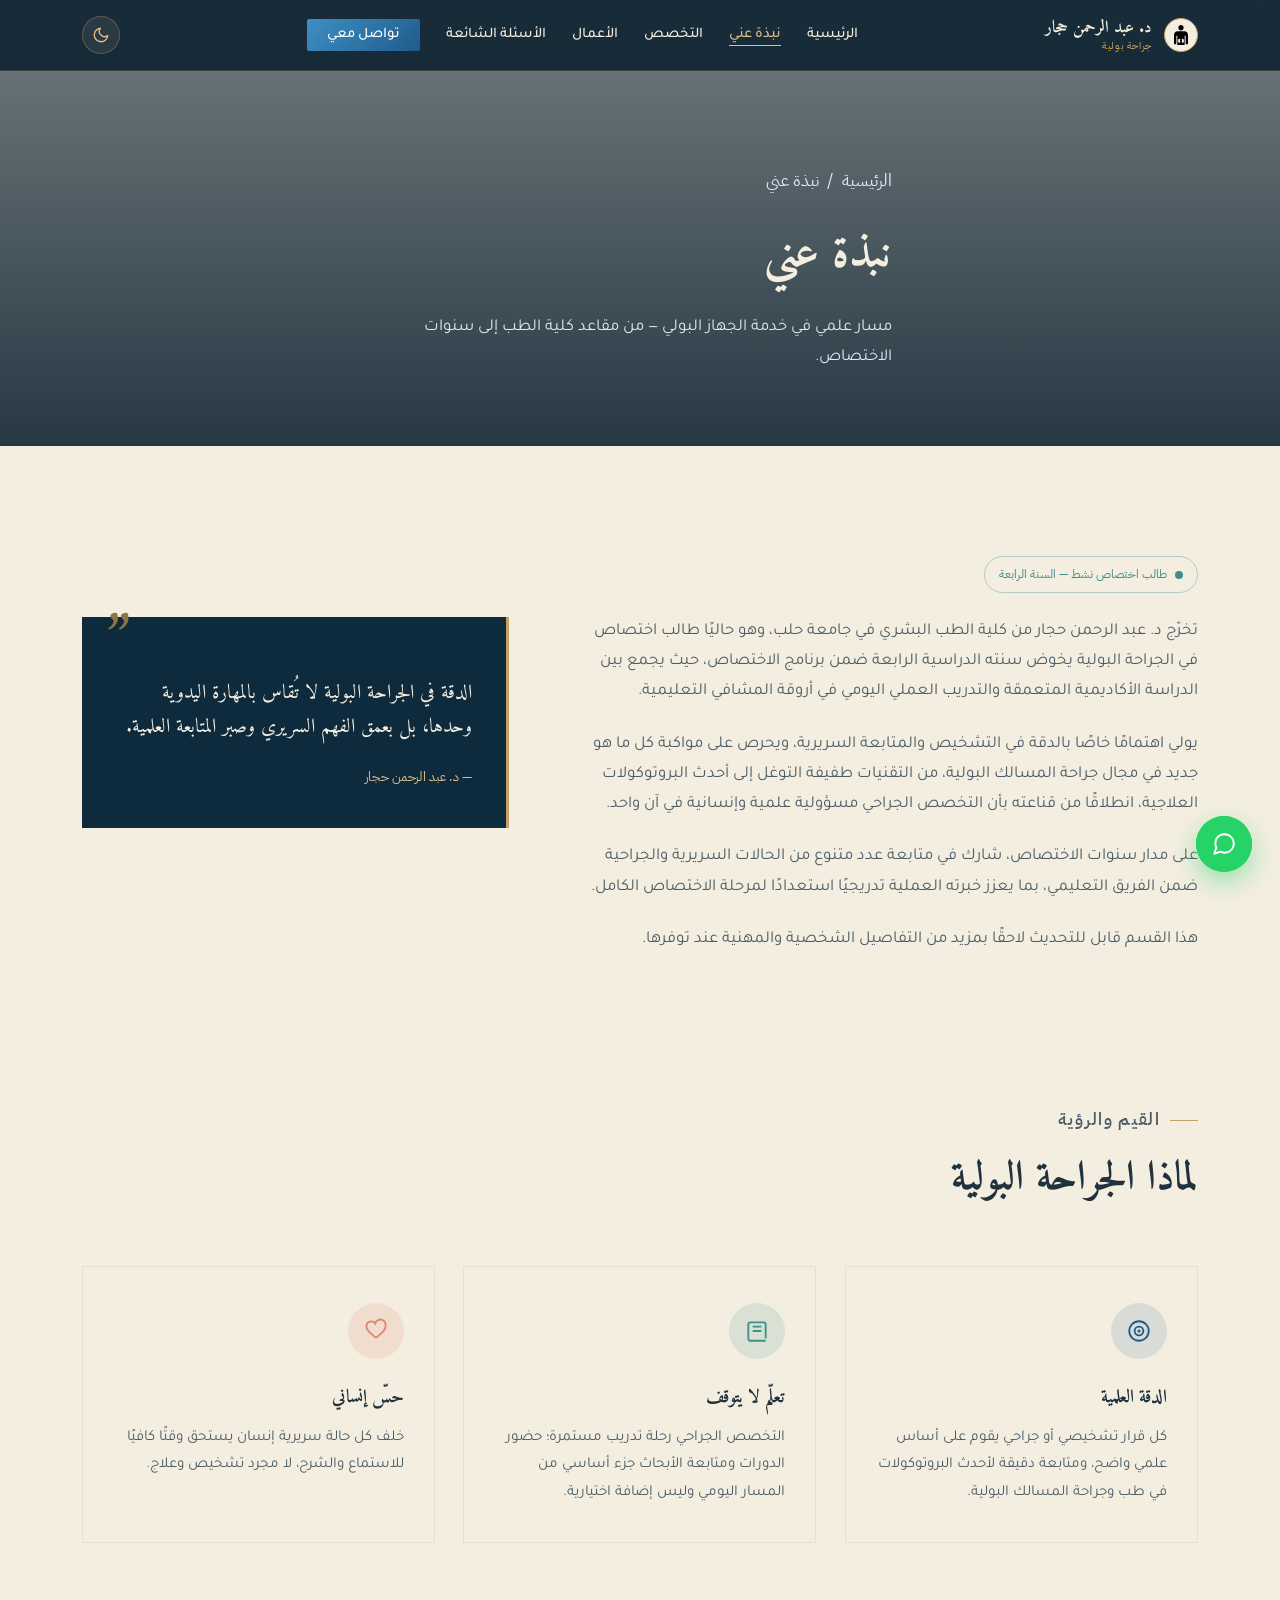
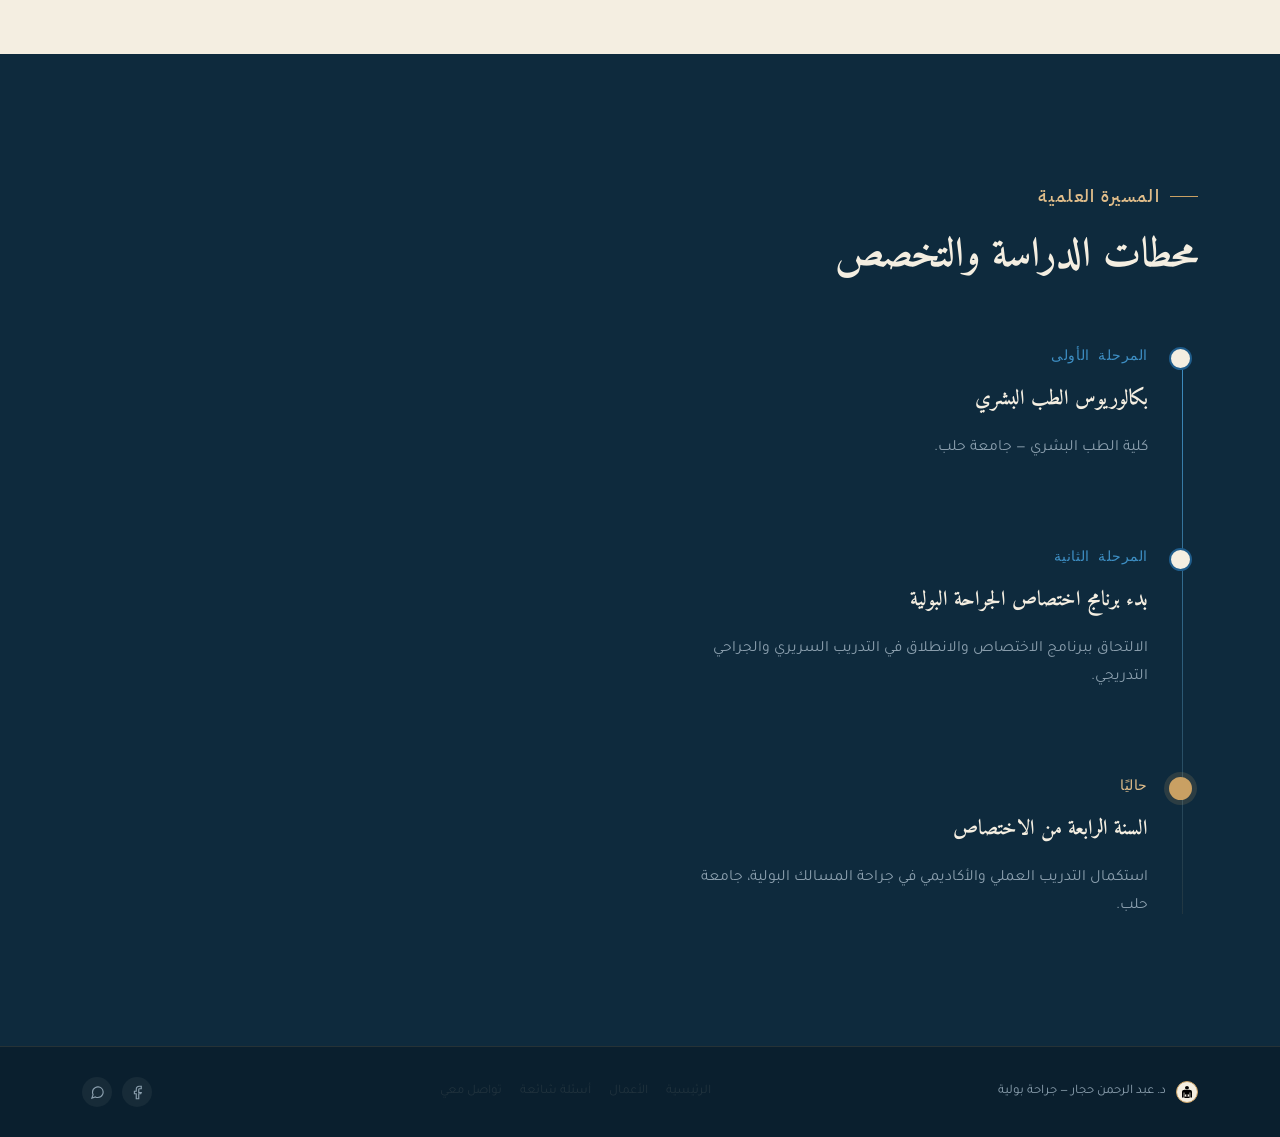
<file: about.html>
<!DOCTYPE html>
<html lang="ar" dir="rtl">
<head>
<meta charset="UTF-8">
<script>(function(){try{var t=localStorage.getItem('site-theme'); if(t==='light'){document.documentElement.setAttribute('data-theme','light');}}catch(e){}})();</script>
<meta name="viewport" content="width=device-width, initial-scale=1.0">
<title>نبذة عني | د. عبد الرحمن حجار</title>
<meta name="description" content="نبذة عن د. عبد الرحمن حجار، طالب اختصاص في الجراحة البولية، جامعة حلب">
<link rel="icon" type="image/svg+xml" href="images/logo.svg">
<link rel="preconnect" href="https://fonts.googleapis.com">
<link rel="preconnect" href="https://fonts.gstatic.com" crossorigin>
<link href="https://fonts.googleapis.com/css2?family=Amiri:wght@400;700&family=Tajawal:wght@300;400;500;700&family=IBM+Plex+Sans+Arabic:wght@400;500;600&family=IBM+Plex+Mono:wght@400;500&display=swap" rel="stylesheet">
<link rel="stylesheet" href="css/style.css">
</head>
<body>

<header class="site-header">
  <nav class="nav">
    <a href="index.html" class="nav__brand" aria-label="د. عبد الرحمن حجار — الصفحة الرئيسية">
      <span class="brand-icon">
        <img src="images/logo.svg" alt="" loading="eager">
      </span>
      <span class="nav__brand-text">د. عبد الرحمن حجار<span>جراحة بولية</span></span>
    </a>
    <ul class="nav__links" id="navLinks" data-open="false">
      <li><a href="index.html">الرئيسية</a></li>
      <li><a href="about.html" class="is-current" aria-current="page">نبذة عني</a></li>
      <li><a href="specialty.html">التخصص</a></li>
      <li><a href="works.html">الأعمال</a></li>
      <li><a href="faq.html">الأسئلة الشائعة</a></li>
      <li><a href="contact.html" class="nav__cta">تواصل معي</a></li>
    </ul>
    <button class="theme-toggle" id="themeToggle" aria-label="تبديل بين الوضع الداكن والفاتح" aria-pressed="false">
      <svg class="icon-moon" viewBox="0 0 24 24" fill="none" stroke="currentColor" stroke-width="1.8" stroke-linecap="round" stroke-linejoin="round"><path d="M21 12.79A9 9 0 1 1 11.21 3 7 7 0 0 0 21 12.79z"/></svg>
      <svg class="icon-sun" viewBox="0 0 24 24" fill="none" stroke="currentColor" stroke-width="1.8" stroke-linecap="round" stroke-linejoin="round"><circle cx="12" cy="12" r="4"/><path d="M12 2v2M12 20v2M4.93 4.93l1.41 1.41M17.66 17.66l1.41 1.41M2 12h2M20 12h2M4.93 19.07l1.41-1.41M17.66 6.34l1.41-1.41"/></svg>
    </button>
    <button class="nav__toggle" id="navToggle" aria-label="فتح قائمة التنقل" aria-expanded="false" aria-controls="navLinks">
      <svg viewBox="0 0 24 24" fill="none" stroke="currentColor" stroke-width="2" stroke-linecap="round"><path d="M3 6h18M3 12h18M3 18h18"/></svg>
    </button>
  </nav>
</header>

<main>

  <section class="page-banner page-banner--photo" style="background-image:url('https://images.unsplash.com/photo-1777269749032-d8d458ae594d?auto=format&amp;fit=crop&amp;w=1600&amp;q=70');">
    <div class="container">
      <p class="breadcrumb reveal"><a href="index.html">الرئيسية</a> / <span>نبذة عني</span></p>
      <h1 class="reveal">نبذة عني</h1>
      <p class="reveal">مسار علمي في خدمة الجهاز البولي — من مقاعد كلية الطب إلى سنوات الاختصاص.</p>
    </div>
  </section>

  <section class="section--light">
    <div class="container">
      <span class="badge-live reveal"><i></i> طالب اختصاص نشط — السنة الرابعة</span>
      <div class="about__grid">
        <div class="about__text reveal">
          <p>تخرّج د. عبد الرحمن حجار من كلية الطب البشري في جامعة حلب، وهو حاليًا طالب اختصاص في الجراحة البولية يخوض سنته الدراسية الرابعة ضمن برنامج الاختصاص، حيث يجمع بين الدراسة الأكاديمية المتعمقة والتدريب العملي اليومي في أروقة المشافي التعليمية.</p>
          <p>يولي اهتمامًا خاصًا بالدقة في التشخيص والمتابعة السريرية، ويحرص على مواكبة كل ما هو جديد في مجال جراحة المسالك البولية، من التقنيات طفيفة التوغل إلى أحدث البروتوكولات العلاجية، انطلاقًا من قناعته بأن التخصص الجراحي مسؤولية علمية وإنسانية في آن واحد.</p>
          <p>على مدار سنوات الاختصاص، شارك في متابعة عدد متنوع من الحالات السريرية والجراحية ضمن الفريق التعليمي، بما يعزز خبرته العملية تدريجيًا استعدادًا لمرحلة الاختصاص الكامل.</p>
          <p>هذا القسم قابل للتحديث لاحقًا بمزيد من التفاصيل الشخصية والمهنية عند توفرها.</p>
        </div>
        <div class="about__quote reveal">
          <p>الدقة في الجراحة البولية لا تُقاس بالمهارة اليدوية وحدها، بل بعمق الفهم السريري وصبر المتابعة العلمية.</p>
          <span>— د. عبد الرحمن حجار</span>
        </div>
      </div>
    </div>
  </section>

  <section class="section--light" style="padding-top:0;">
    <div class="container">
      <div class="section-head reveal">
        <p class="eyebrow">القيم والرؤية</p>
        <h2>لماذا الجراحة البولية</h2>
      </div>
      <div class="pillars stagger">
        <div class="pillar reveal tilt">
          <div class="pillar__icon-wrap"><svg viewBox="0 0 24 24" fill="none" stroke="currentColor" stroke-width="1.7"><circle cx="12" cy="12" r="9"/><circle cx="12" cy="12" r="4"/><circle cx="12" cy="12" r="0.6" fill="currentColor"/></svg></div>
          <h3>الدقة العلمية</h3>
          <p>كل قرار تشخيصي أو جراحي يقوم على أساس علمي واضح، ومتابعة دقيقة لأحدث البروتوكولات في طب وجراحة المسالك البولية.</p>
        </div>
        <div class="pillar reveal tilt">
          <div class="pillar__icon-wrap"><svg viewBox="0 0 24 24" fill="none" stroke="currentColor" stroke-width="1.7"><path d="M4 19V6a2 2 0 0 1 2-2h12a2 2 0 0 1 2 2v13"/><path d="M4 19a2 2 0 0 0 2 2h14"/><path d="M8 8h8M8 12h8"/></svg></div>
          <h3>تعلّم لا يتوقف</h3>
          <p>التخصص الجراحي رحلة تدريب مستمرة؛ حضور الدورات ومتابعة الأبحاث جزء أساسي من المسار اليومي وليس إضافة اختيارية.</p>
        </div>
        <div class="pillar reveal tilt">
          <div class="pillar__icon-wrap"><svg viewBox="0 0 24 24" fill="none" stroke="currentColor" stroke-width="1.7"><path d="M20.8 7.6c0 5-8.8 10.4-8.8 10.4S3.2 12.6 3.2 7.6a4.4 4.4 0 0 1 8-2.5 4.4 4.4 0 0 1 9.6 2.5z"/></svg></div>
          <h3>حسّ إنساني</h3>
          <p>خلف كل حالة سريرية إنسان يستحق وقتًا كافيًا للاستماع والشرح، لا مجرد تشخيص وعلاج.</p>
        </div>
      </div>
    </div>
  </section>

  <section class="section--dark" id="journey">
    <div class="container">
      <div class="section-head reveal">
        <p class="eyebrow">المسيرة العلمية</p>
        <h2>محطات الدراسة والتخصص</h2>
      </div>
      <div class="timeline" id="timelineEl" style="--timeline-dot-bg:var(--ink-800);">
        <div class="timeline__line"></div>
        <div class="timeline__item reveal" style="--dot:1;">
          <p class="timeline__year" style="color:var(--sapphire-bright);">المرحلة الأولى</p>
          <h3 class="timeline__label" style="color:var(--parchment);">بكالوريوس الطب البشري</h3>
          <p class="timeline__desc" style="color:var(--slate);">كلية الطب البشري — جامعة حلب.</p>
        </div>
        <div class="timeline__item reveal">
          <p class="timeline__year" style="color:var(--sapphire-bright);">المرحلة الثانية</p>
          <h3 class="timeline__label" style="color:var(--parchment);">بدء برنامج اختصاص الجراحة البولية</h3>
          <p class="timeline__desc" style="color:var(--slate);">الالتحاق ببرنامج الاختصاص والانطلاق في التدريب السريري والجراحي التدريجي.</p>
        </div>
        <div class="timeline__item reveal" data-current="true">
          <p class="timeline__year" style="color:var(--gold-bright);">حاليًا</p>
          <h3 class="timeline__label" style="color:var(--parchment);">السنة الرابعة من الاختصاص</h3>
          <p class="timeline__desc" style="color:var(--slate);">استكمال التدريب العملي والأكاديمي في جراحة المسالك البولية، جامعة حلب.</p>
        </div>
      </div>
    </div>
  </section>

</main>

<footer class="site-footer">
  <div class="container">
    <div class="site-footer__mark">
      <span class="brand-icon">
        <img src="images/logo.svg" alt="" loading="eager">
      </span>
      <span>د. عبد الرحمن حجار — جراحة بولية</span>
    </div>
    <div class="site-footer__links">
      <a href="index.html">الرئيسية</a>
      <a href="works.html">الأعمال</a>
      <a href="faq.html">أسئلة شائعة</a>
      <a href="contact.html">تواصل معي</a>
    </div>
    <div class="site-footer__social">
      <a href="https://www.facebook.com/share/1D7tY7FUN4/" target="_blank" rel="noopener" aria-label="صفحة فيسبوك">
        <svg viewBox="0 0 24 24" fill="none" stroke="currentColor" stroke-width="1.8"><path d="M18 2h-3a5 5 0 0 0-5 5v3H7v4h3v8h4v-8h3.2L18 12h-4V7a1 1 0 0 1 1-1h3z"/></svg>
      </a>
      <a href="https://wa.me/963959145239" target="_blank" rel="noopener" aria-label="واتساب">
        <svg viewBox="0 0 24 24" fill="none" stroke="currentColor" stroke-width="1.8"><path d="M21 11.5a8.38 8.38 0 0 1-.9 3.8 8.5 8.5 0 0 1-7.6 4.7 8.38 8.38 0 0 1-3.8-.9L3 21l1.9-5.7a8.38 8.38 0 0 1-.9-3.8 8.5 8.5 0 0 1 4.7-7.6 8.38 8.38 0 0 1 3.8-.9h.5a8.48 8.48 0 0 1 8 8v.5z"/></svg>
      </a>
    </div>
  </div>
</footer>

<button class="to-top" id="toTop" aria-label="العودة إلى الأعلى">
  <svg viewBox="0 0 24 24" fill="none" stroke="currentColor" stroke-width="2" stroke-linecap="round"><path d="M12 19V5M5 12l7-7 7 7"/></svg>
</button>

<a class="wa-float" href="https://wa.me/963959145239" target="_blank" rel="noopener" aria-label="تواصل عبر واتساب">
  <span class="wa-float__ping" aria-hidden="true"></span>
  <svg viewBox="0 0 24 24" fill="none" stroke="currentColor" stroke-width="1.8" stroke-linecap="round" stroke-linejoin="round"><path d="M21 11.5a8.38 8.38 0 0 1-.9 3.8 8.5 8.5 0 0 1-7.6 4.7 8.38 8.38 0 0 1-3.8-.9L3 21l1.9-5.7a8.38 8.38 0 0 1-.9-3.8 8.5 8.5 0 0 1 4.7-7.6 8.38 8.38 0 0 1 3.8-.9h.5a8.48 8.48 0 0 1 8 8v.5z"/></svg>
</a>

<script src="js/script.js"></script>
</body>
</html>
</file>
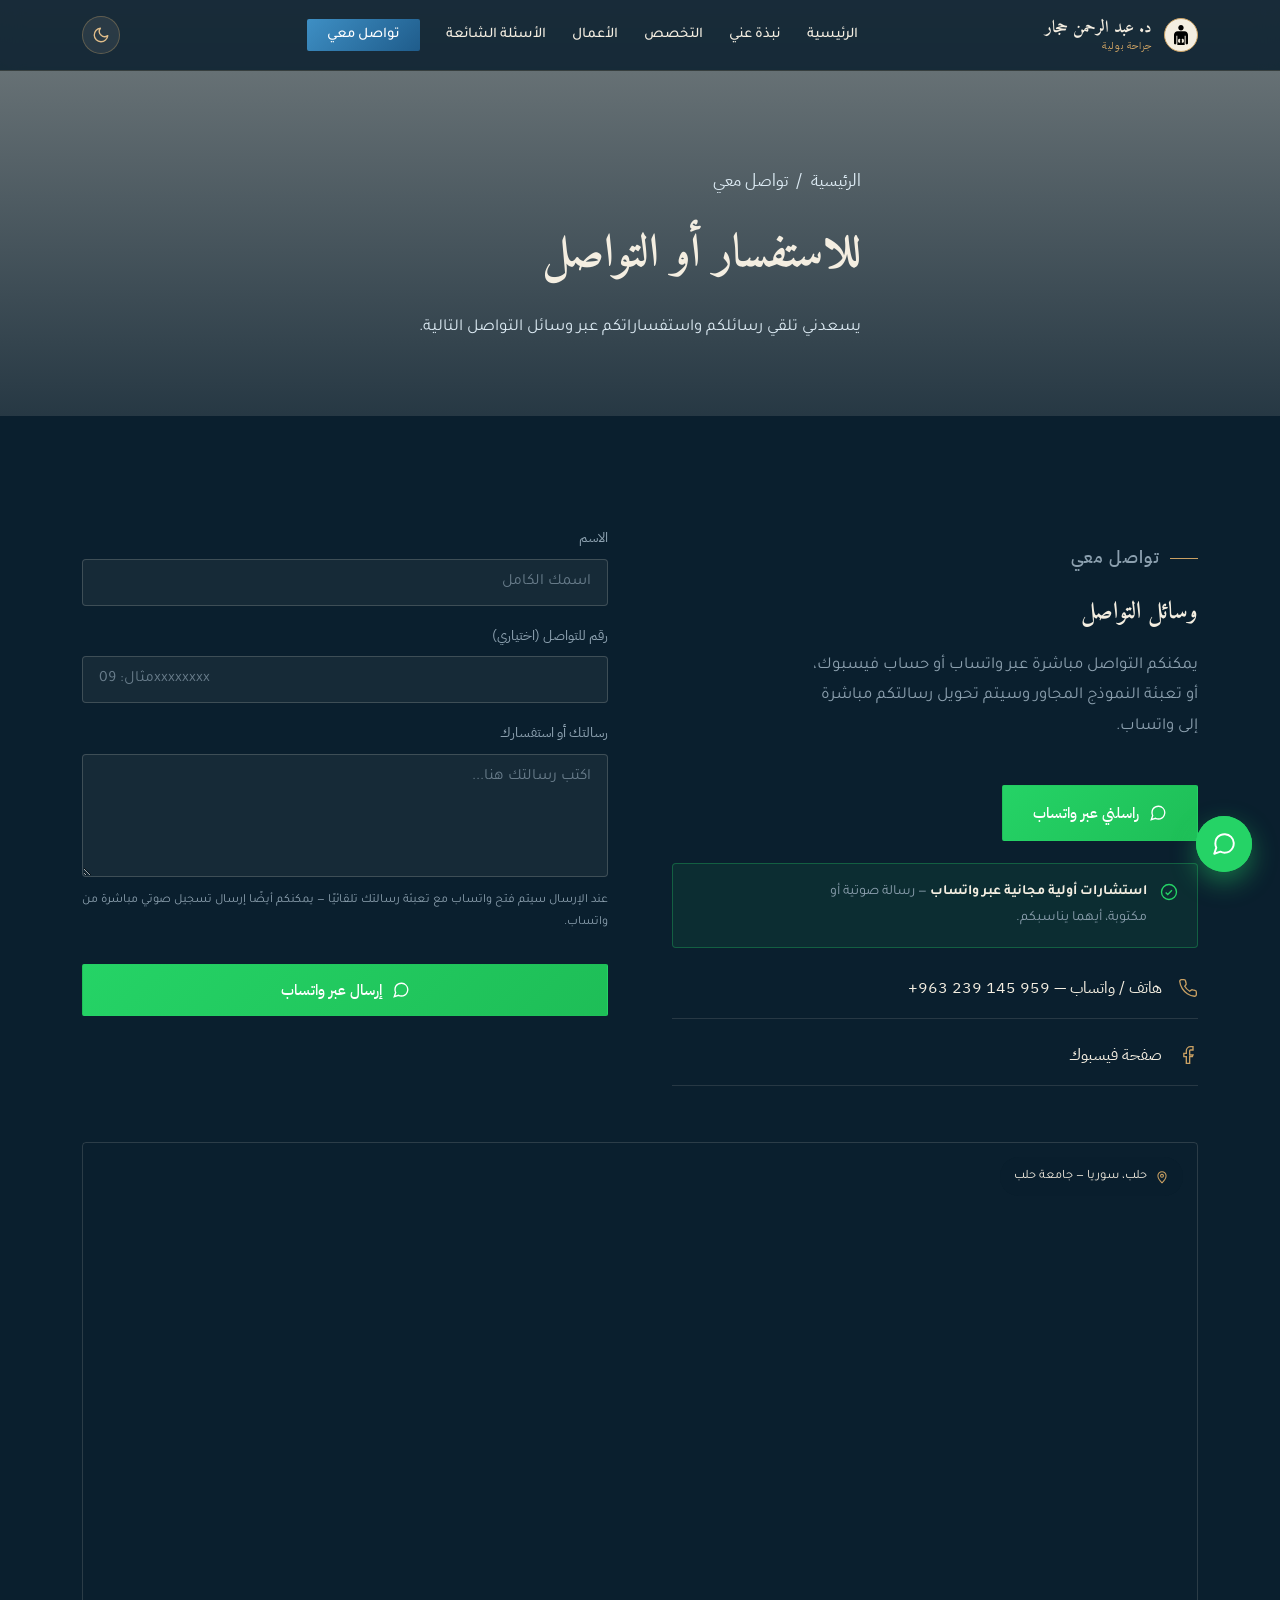
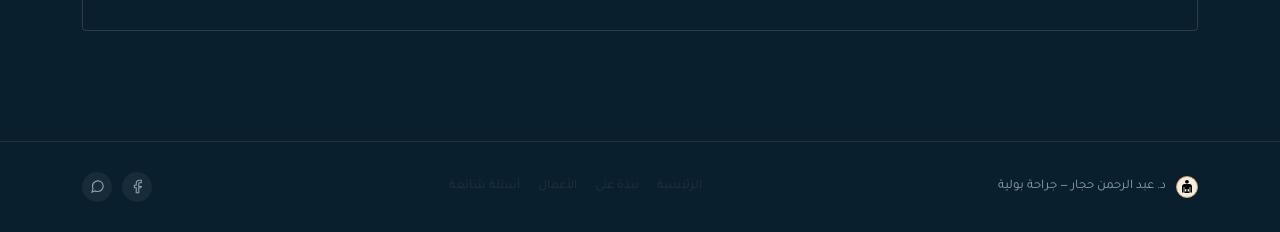
<file: contact.html>
<!DOCTYPE html>
<html lang="ar" dir="rtl">
<head>
<meta charset="UTF-8">
<script>(function(){try{var t=localStorage.getItem('site-theme'); if(t==='light'){document.documentElement.setAttribute('data-theme','light');}}catch(e){}})();</script>
<meta name="viewport" content="width=device-width, initial-scale=1.0">
<title>تواصل معي | د. عبد الرحمن حجار</title>
<meta name="description" content="تواصل مع د. عبد الرحمن حجار عبر الهاتف أو وسائل التواصل الاجتماعي">
<link rel="icon" type="image/svg+xml" href="images/logo.svg">
<link rel="preconnect" href="https://fonts.googleapis.com">
<link rel="preconnect" href="https://fonts.gstatic.com" crossorigin>
<link href="https://fonts.googleapis.com/css2?family=Amiri:wght@400;700&family=Tajawal:wght@300;400;500;700&family=IBM+Plex+Sans+Arabic:wght@400;500;600&family=IBM+Plex+Mono:wght@400;500&display=swap" rel="stylesheet">
<link rel="stylesheet" href="css/style.css">
</head>
<body>

<header class="site-header">
  <nav class="nav">
    <a href="index.html" class="nav__brand" aria-label="د. عبد الرحمن حجار — الصفحة الرئيسية">
      <span class="brand-icon">
        <img src="images/logo.svg" alt="" loading="eager">
      </span>
      <span class="nav__brand-text">د. عبد الرحمن حجار<span>جراحة بولية</span></span>
    </a>
    <ul class="nav__links" id="navLinks" data-open="false">
      <li><a href="index.html">الرئيسية</a></li>
      <li><a href="about.html">نبذة عني</a></li>
      <li><a href="specialty.html">التخصص</a></li>
      <li><a href="works.html">الأعمال</a></li>
      <li><a href="faq.html">الأسئلة الشائعة</a></li>
      <li><a href="contact.html" class="nav__cta is-current" aria-current="page">تواصل معي</a></li>
    </ul>
    <button class="theme-toggle" id="themeToggle" aria-label="تبديل بين الوضع الداكن والفاتح" aria-pressed="false">
      <svg class="icon-moon" viewBox="0 0 24 24" fill="none" stroke="currentColor" stroke-width="1.8" stroke-linecap="round" stroke-linejoin="round"><path d="M21 12.79A9 9 0 1 1 11.21 3 7 7 0 0 0 21 12.79z"/></svg>
      <svg class="icon-sun" viewBox="0 0 24 24" fill="none" stroke="currentColor" stroke-width="1.8" stroke-linecap="round" stroke-linejoin="round"><circle cx="12" cy="12" r="4"/><path d="M12 2v2M12 20v2M4.93 4.93l1.41 1.41M17.66 17.66l1.41 1.41M2 12h2M20 12h2M4.93 19.07l1.41-1.41M17.66 6.34l1.41-1.41"/></svg>
    </button>
    <button class="nav__toggle" id="navToggle" aria-label="فتح قائمة التنقل" aria-expanded="false" aria-controls="navLinks">
      <svg viewBox="0 0 24 24" fill="none" stroke="currentColor" stroke-width="2" stroke-linecap="round"><path d="M3 6h18M3 12h18M3 18h18"/></svg>
    </button>
  </nav>
</header>

<main>

  <section class="page-banner page-banner--photo" style="background-image:url('https://images.unsplash.com/photo-1777269749032-d8d458ae594d?auto=format&amp;fit=crop&amp;w=1600&amp;q=70');">
    <div class="container">
      <p class="breadcrumb reveal"><a href="index.html">الرئيسية</a> / <span>تواصل معي</span></p>
      <h1 class="reveal">للاستفسار أو التواصل</h1>
      <p class="reveal">يسعدني تلقي رسائلكم واستفساراتكم عبر وسائل التواصل التالية.</p>
    </div>
  </section>

  <section class="contact">
    <div class="container">
      <div class="contact__grid">
        <div class="contact__intro reveal">
          <p class="eyebrow">تواصل معي</p>
          <h2>وسائل التواصل</h2>
          <p>يمكنكم التواصل مباشرة عبر واتساب أو حساب فيسبوك، أو تعبئة النموذج المجاور وسيتم تحويل رسالتكم مباشرة إلى واتساب.</p>

          <a href="https://wa.me/963959145239" target="_blank" rel="noopener" class="btn btn--whatsapp" style="margin-top:26px;">
            <svg width="18" height="18" viewBox="0 0 24 24" fill="none" stroke="currentColor" stroke-width="1.8"><path d="M21 11.5a8.38 8.38 0 0 1-.9 3.8 8.5 8.5 0 0 1-7.6 4.7 8.38 8.38 0 0 1-3.8-.9L3 21l1.9-5.7a8.38 8.38 0 0 1-.9-3.8 8.5 8.5 0 0 1 4.7-7.6 8.38 8.38 0 0 1 3.8-.9h.5a8.48 8.48 0 0 1 8 8v.5z"/></svg>
            راسلني عبر واتساب
          </a>

          <div class="contact__free">
            <svg viewBox="0 0 24 24" fill="none" stroke="currentColor" stroke-width="1.6"><path d="M12 22s-8-4.5-8-11.2C4 6.6 7.4 3.5 11 4.2c.7.1 1.4.5 2 1 .6-.5 1.3-.9 2-1 3.6-.7 7 2.4 7 6.6C22 17.5 14 22 12 22z" opacity="0"/><circle cx="12" cy="12" r="9"/><path d="M8 12.5l2.5 2.5 5-5"/></svg>
            <p><strong>استشارات أولية مجانية عبر واتساب</strong> — رسالة صوتية أو مكتوبة، أيهما يناسبكم.</p>
          </div>

          <ul class="contact__list" style="margin-top:26px;">
            <li>
              <a href="https://wa.me/963959145239" target="_blank" rel="noopener">
                <svg viewBox="0 0 24 24" fill="none" stroke="currentColor" stroke-width="1.6"><path d="M22 16.92v3a2 2 0 0 1-2.18 2 19.79 19.79 0 0 1-8.63-3.07 19.5 19.5 0 0 1-6-6 19.79 19.79 0 0 1-3.07-8.67A2 2 0 0 1 4.11 2h3a2 2 0 0 1 2 1.72c.12.9.33 1.79.63 2.65a2 2 0 0 1-.45 2.11L8.09 9.91a16 16 0 0 0 6 6l1.43-1.2a2 2 0 0 1 2.11-.45c.86.3 1.75.51 2.65.63A2 2 0 0 1 22 16.92z"/></svg>
                هاتف / واتساب — 959 145 239 963+
              </a>
            </li>
            <li>
              <a href="https://www.facebook.com/share/1D7tY7FUN4/" target="_blank" rel="noopener">
                <svg viewBox="0 0 24 24" fill="none" stroke="currentColor" stroke-width="1.6"><path d="M18 2h-3a5 5 0 0 0-5 5v3H7v4h3v8h4v-8h3.2L18 12h-4V7a1 1 0 0 1 1-1h3z"/></svg>
                صفحة فيسبوك
              </a>
            </li>
          </ul>
        </div>

        <form class="contact-form reveal" id="contactForm">
          <div class="form-field">
            <label for="cfName">الاسم</label>
            <input type="text" id="cfName" name="name" placeholder="اسمك الكامل" required>
          </div>
          <div class="form-field">
            <label for="cfPhone">رقم للتواصل (اختياري)</label>
            <input type="tel" id="cfPhone" name="phone" placeholder="مثال: 09xxxxxxxx">
          </div>
          <div class="form-field">
            <label for="cfMessage">رسالتك أو استفسارك</label>
            <textarea id="cfMessage" name="message" rows="5" placeholder="اكتب رسالتك هنا..." required></textarea>
          </div>
          <p class="form-note">عند الإرسال سيتم فتح واتساب مع تعبئة رسالتك تلقائيًا — يمكنكم أيضًا إرسال تسجيل صوتي مباشرة من واتساب.</p>
          <button type="submit" class="btn btn--whatsapp btn--block">
            <svg width="18" height="18" viewBox="0 0 24 24" fill="none" stroke="currentColor" stroke-width="1.8"><path d="M21 11.5a8.38 8.38 0 0 1-.9 3.8 8.5 8.5 0 0 1-7.6 4.7 8.38 8.38 0 0 1-3.8-.9L3 21l1.9-5.7a8.38 8.38 0 0 1-.9-3.8 8.5 8.5 0 0 1 4.7-7.6 8.38 8.38 0 0 1 3.8-.9h.5a8.48 8.48 0 0 1 8 8v.5z"/></svg>
            إرسال عبر واتساب
          </button>
        </form>
      </div>

      <div class="map-embed reveal">
        <span class="map-embed__label">
          <svg viewBox="0 0 24 24" fill="none" stroke="currentColor" stroke-width="1.8"><path d="M12 22s7-6.5 7-12a7 7 0 1 0-14 0c0 5.5 7 12 7 12z"/><circle cx="12" cy="10" r="2.5"/></svg>
          حلب، سوريا — جامعة حلب
        </span>
        <iframe src="https://www.google.com/maps?q=University+of+Aleppo,+Aleppo,+Syria&amp;output=embed" loading="lazy" referrerpolicy="no-referrer-when-downgrade" title="خريطة الموقع - جامعة حلب"></iframe>
      </div>
    </div>
  </section>

</main>

<footer class="site-footer">
  <div class="container">
    <div class="site-footer__mark">
      <span class="brand-icon">
        <img src="images/logo.svg" alt="" loading="eager">
      </span>
      <span>د. عبد الرحمن حجار — جراحة بولية</span>
    </div>
    <div class="site-footer__links">
      <a href="index.html">الرئيسية</a>
      <a href="about.html">نبذة عني</a>
      <a href="works.html">الأعمال</a>
      <a href="faq.html">أسئلة شائعة</a>
    </div>
    <div class="site-footer__social">
      <a href="https://www.facebook.com/share/1D7tY7FUN4/" target="_blank" rel="noopener" aria-label="صفحة فيسبوك">
        <svg viewBox="0 0 24 24" fill="none" stroke="currentColor" stroke-width="1.8"><path d="M18 2h-3a5 5 0 0 0-5 5v3H7v4h3v8h4v-8h3.2L18 12h-4V7a1 1 0 0 1 1-1h3z"/></svg>
      </a>
      <a href="https://wa.me/963959145239" target="_blank" rel="noopener" aria-label="واتساب">
        <svg viewBox="0 0 24 24" fill="none" stroke="currentColor" stroke-width="1.8"><path d="M21 11.5a8.38 8.38 0 0 1-.9 3.8 8.5 8.5 0 0 1-7.6 4.7 8.38 8.38 0 0 1-3.8-.9L3 21l1.9-5.7a8.38 8.38 0 0 1-.9-3.8 8.5 8.5 0 0 1 4.7-7.6 8.38 8.38 0 0 1 3.8-.9h.5a8.48 8.48 0 0 1 8 8v.5z"/></svg>
      </a>
    </div>
  </div>
</footer>

<button class="to-top" id="toTop" aria-label="العودة إلى الأعلى">
  <svg viewBox="0 0 24 24" fill="none" stroke="currentColor" stroke-width="2" stroke-linecap="round"><path d="M12 19V5M5 12l7-7 7 7"/></svg>
</button>

<a class="wa-float" href="https://wa.me/963959145239" target="_blank" rel="noopener" aria-label="تواصل عبر واتساب">
  <span class="wa-float__ping" aria-hidden="true"></span>
  <svg viewBox="0 0 24 24" fill="none" stroke="currentColor" stroke-width="1.8" stroke-linecap="round" stroke-linejoin="round"><path d="M21 11.5a8.38 8.38 0 0 1-.9 3.8 8.5 8.5 0 0 1-7.6 4.7 8.38 8.38 0 0 1-3.8-.9L3 21l1.9-5.7a8.38 8.38 0 0 1-.9-3.8 8.5 8.5 0 0 1 4.7-7.6 8.38 8.38 0 0 1 3.8-.9h.5a8.48 8.48 0 0 1 8 8v.5z"/></svg>
</a>

<script src="js/script.js"></script>
</body>
</html>
</file>
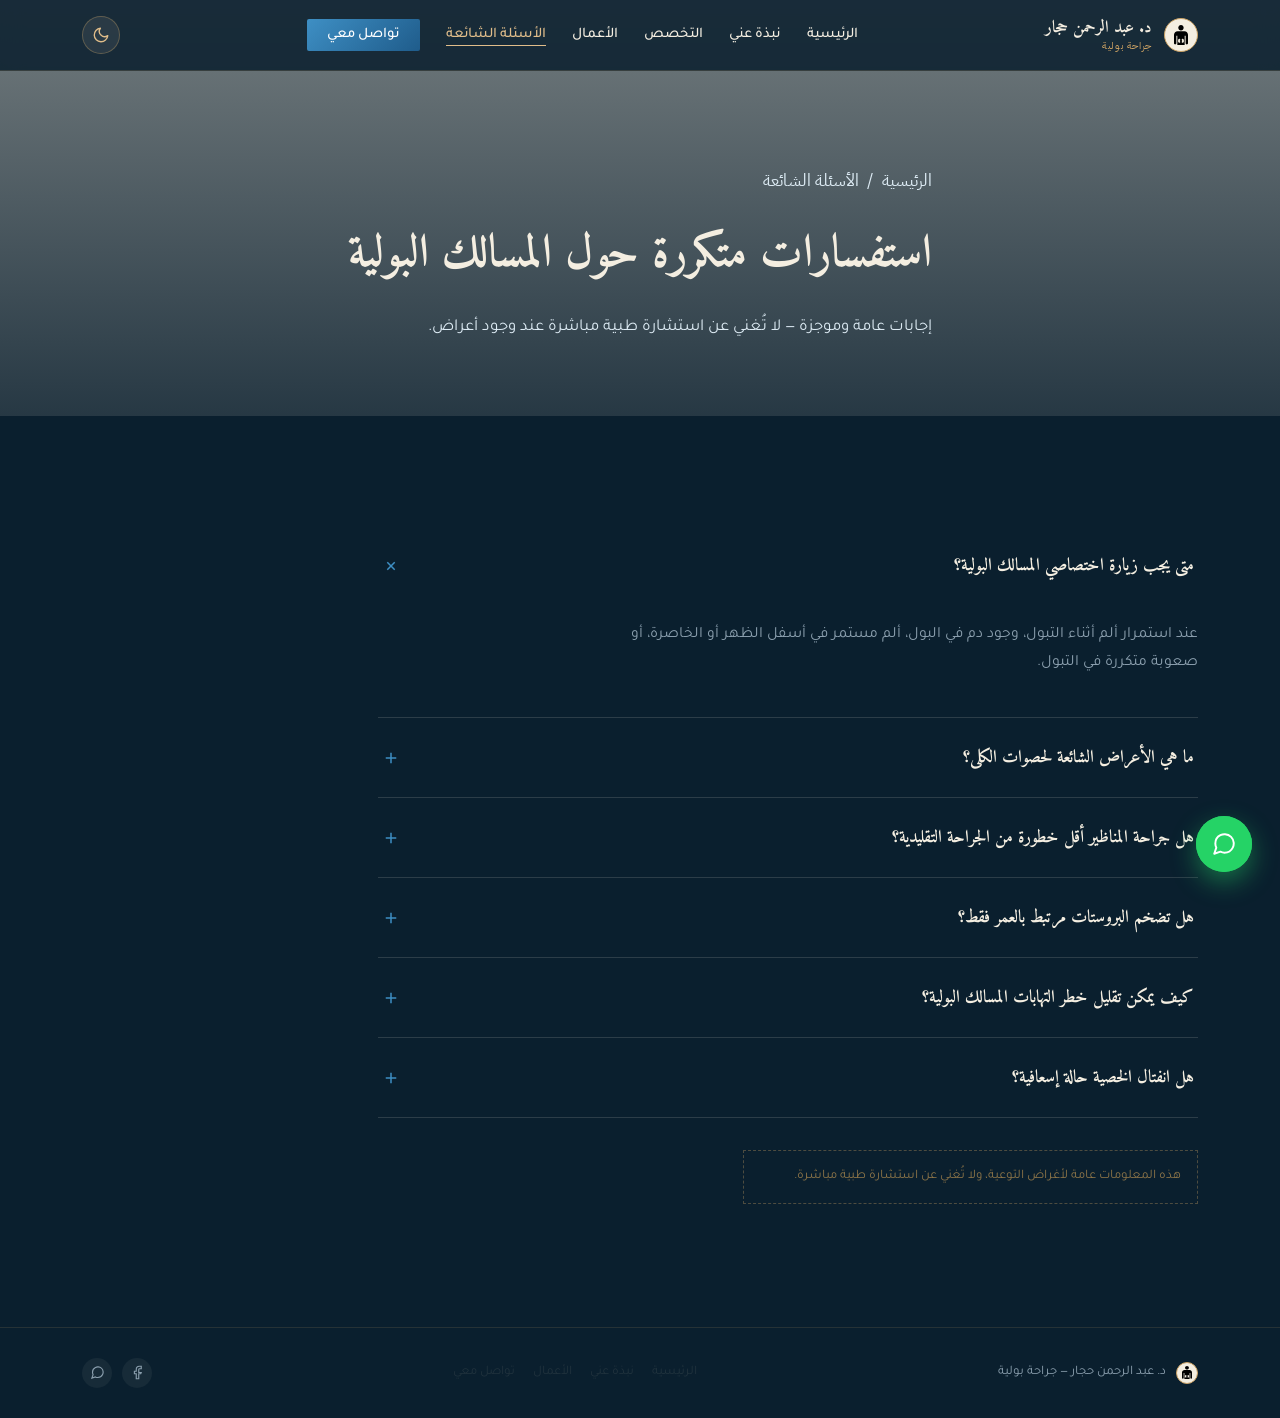
<file: faq.html>
<!DOCTYPE html>
<html lang="ar" dir="rtl">
<head>
<meta charset="UTF-8">
<script>(function(){try{var t=localStorage.getItem('site-theme'); if(t==='light'){document.documentElement.setAttribute('data-theme','light');}}catch(e){}})();</script>
<meta name="viewport" content="width=device-width, initial-scale=1.0">
<title>الأسئلة الشائعة | د. عبد الرحمن حجار</title>
<meta name="description" content="إجابات موجزة عن أكثر الاستفسارات تكرارًا حول المسالك البولية">
<link rel="icon" type="image/svg+xml" href="images/logo.svg">
<link rel="preconnect" href="https://fonts.googleapis.com">
<link rel="preconnect" href="https://fonts.gstatic.com" crossorigin>
<link href="https://fonts.googleapis.com/css2?family=Amiri:wght@400;700&family=Tajawal:wght@300;400;500;700&family=IBM+Plex+Sans+Arabic:wght@400;500;600&family=IBM+Plex+Mono:wght@400;500&display=swap" rel="stylesheet">
<link rel="stylesheet" href="css/style.css">
</head>
<body>

<header class="site-header">
  <nav class="nav">
    <a href="index.html" class="nav__brand" aria-label="د. عبد الرحمن حجار — الصفحة الرئيسية">
      <span class="brand-icon">
        <img src="images/logo.svg" alt="" loading="eager">
      </span>
      <span class="nav__brand-text">د. عبد الرحمن حجار<span>جراحة بولية</span></span>
    </a>
    <ul class="nav__links" id="navLinks" data-open="false">
      <li><a href="index.html">الرئيسية</a></li>
      <li><a href="about.html">نبذة عني</a></li>
      <li><a href="specialty.html">التخصص</a></li>
      <li><a href="works.html">الأعمال</a></li>
      <li><a href="faq.html" class="is-current" aria-current="page">الأسئلة الشائعة</a></li>
      <li><a href="contact.html" class="nav__cta">تواصل معي</a></li>
    </ul>
    <button class="theme-toggle" id="themeToggle" aria-label="تبديل بين الوضع الداكن والفاتح" aria-pressed="false">
      <svg class="icon-moon" viewBox="0 0 24 24" fill="none" stroke="currentColor" stroke-width="1.8" stroke-linecap="round" stroke-linejoin="round"><path d="M21 12.79A9 9 0 1 1 11.21 3 7 7 0 0 0 21 12.79z"/></svg>
      <svg class="icon-sun" viewBox="0 0 24 24" fill="none" stroke="currentColor" stroke-width="1.8" stroke-linecap="round" stroke-linejoin="round"><circle cx="12" cy="12" r="4"/><path d="M12 2v2M12 20v2M4.93 4.93l1.41 1.41M17.66 17.66l1.41 1.41M2 12h2M20 12h2M4.93 19.07l1.41-1.41M17.66 6.34l1.41-1.41"/></svg>
    </button>
    <button class="nav__toggle" id="navToggle" aria-label="فتح قائمة التنقل" aria-expanded="false" aria-controls="navLinks">
      <svg viewBox="0 0 24 24" fill="none" stroke="currentColor" stroke-width="2" stroke-linecap="round"><path d="M3 6h18M3 12h18M3 18h18"/></svg>
    </button>
  </nav>
</header>

<main>

  <section class="page-banner page-banner--photo" style="background-image:url('https://images.unsplash.com/photo-1777269749032-d8d458ae594d?auto=format&amp;fit=crop&amp;w=1600&amp;q=70');">
    <div class="container">
      <p class="breadcrumb reveal"><a href="index.html">الرئيسية</a> / <span>الأسئلة الشائعة</span></p>
      <h1 class="reveal">استفسارات متكررة حول المسالك البولية</h1>
      <p class="reveal">إجابات عامة وموجزة — لا تُغني عن استشارة طبية مباشرة عند وجود أعراض.</p>
    </div>
  </section>

  <section class="section--deep">
    <div class="container">
      <div class="faq">
        <div class="faq__item reveal" data-open="true">
          <button class="faq__q" aria-expanded="true">
            متى يجب زيارة اختصاصي المسالك البولية؟
            <svg viewBox="0 0 24 24" fill="none" stroke="currentColor" stroke-width="2"><path d="M12 5v14M5 12h14"/></svg>
          </button>
          <div class="faq__a-wrap"><div class="faq__a-inner"><p class="faq__a">عند استمرار ألم أثناء التبول، وجود دم في البول، ألم مستمر في أسفل الظهر أو الخاصرة، أو صعوبة متكررة في التبول.</p></div></div>
        </div>
        <div class="faq__item reveal" data-open="false">
          <button class="faq__q" aria-expanded="false">
            ما هي الأعراض الشائعة لحصوات الكلى؟
            <svg viewBox="0 0 24 24" fill="none" stroke="currentColor" stroke-width="2"><path d="M12 5v14M5 12h14"/></svg>
          </button>
          <div class="faq__a-wrap"><div class="faq__a-inner"><p class="faq__a">ألم حاد متقطع في الخاصرة قد يمتد نحو أسفل البطن، مصحوبًا أحيانًا بغثيان أو دم في البول.</p></div></div>
        </div>
        <div class="faq__item reveal" data-open="false">
          <button class="faq__q" aria-expanded="false">
            هل جراحة المناظير أقل خطورة من الجراحة التقليدية؟
            <svg viewBox="0 0 24 24" fill="none" stroke="currentColor" stroke-width="2"><path d="M12 5v14M5 12h14"/></svg>
          </button>
          <div class="faq__a-wrap"><div class="faq__a-inner"><p class="faq__a">غالبًا ما ترتبط بجروح أصغر وتعافٍ أسرع، لكن اختيار الطريقة المناسبة يعتمد على تقييم الحالة من قبل الطبيب المختص.</p></div></div>
        </div>
        <div class="faq__item reveal" data-open="false">
          <button class="faq__q" aria-expanded="false">
            هل تضخم البروستات مرتبط بالعمر فقط؟
            <svg viewBox="0 0 24 24" fill="none" stroke="currentColor" stroke-width="2"><path d="M12 5v14M5 12h14"/></svg>
          </button>
          <div class="faq__a-wrap"><div class="faq__a-inner"><p class="faq__a">يشيع تضخم البروستات الحميد مع التقدم بالعمر، لكن المتابعة الدورية مهمة لتمييزه عن حالات أخرى تستدعي علاجًا مختلفًا.</p></div></div>
        </div>
        <div class="faq__item reveal" data-open="false">
          <button class="faq__q" aria-expanded="false">
            كيف يمكن تقليل خطر التهابات المسالك البولية؟
            <svg viewBox="0 0 24 24" fill="none" stroke="currentColor" stroke-width="2"><path d="M12 5v14M5 12h14"/></svg>
          </button>
          <div class="faq__a-wrap"><div class="faq__a-inner"><p class="faq__a">شرب كمية كافية من الماء، عدم تأخير التبول، والحفاظ على العناية الصحية اليومية من أبسط وسائل الوقاية.</p></div></div>
        </div>
        <div class="faq__item reveal" data-open="false">
          <button class="faq__q" aria-expanded="false">
            هل انفتال الخصية حالة إسعافية؟
            <svg viewBox="0 0 24 24" fill="none" stroke="currentColor" stroke-width="2"><path d="M12 5v14M5 12h14"/></svg>
          </button>
          <div class="faq__a-wrap"><div class="faq__a-inner"><p class="faq__a">نعم، ألم مفاجئ وشديد في الخصية يستدعي مراجعة الطوارئ فورًا، إذ يكون التدخل السريع حاسمًا للحفاظ على الخصية.</p></div></div>
        </div>
      </div>
      <p class="faq__note reveal">هذه المعلومات عامة لأغراض التوعية، ولا تُغني عن استشارة طبية مباشرة.</p>
    </div>
  </section>

</main>

<footer class="site-footer">
  <div class="container">
    <div class="site-footer__mark">
      <span class="brand-icon">
        <img src="images/logo.svg" alt="" loading="eager">
      </span>
      <span>د. عبد الرحمن حجار — جراحة بولية</span>
    </div>
    <div class="site-footer__links">
      <a href="index.html">الرئيسية</a>
      <a href="about.html">نبذة عني</a>
      <a href="works.html">الأعمال</a>
      <a href="contact.html">تواصل معي</a>
    </div>
    <div class="site-footer__social">
      <a href="https://www.facebook.com/share/1D7tY7FUN4/" target="_blank" rel="noopener" aria-label="صفحة فيسبوك">
        <svg viewBox="0 0 24 24" fill="none" stroke="currentColor" stroke-width="1.8"><path d="M18 2h-3a5 5 0 0 0-5 5v3H7v4h3v8h4v-8h3.2L18 12h-4V7a1 1 0 0 1 1-1h3z"/></svg>
      </a>
      <a href="https://wa.me/963959145239" target="_blank" rel="noopener" aria-label="واتساب">
        <svg viewBox="0 0 24 24" fill="none" stroke="currentColor" stroke-width="1.8"><path d="M21 11.5a8.38 8.38 0 0 1-.9 3.8 8.5 8.5 0 0 1-7.6 4.7 8.38 8.38 0 0 1-3.8-.9L3 21l1.9-5.7a8.38 8.38 0 0 1-.9-3.8 8.5 8.5 0 0 1 4.7-7.6 8.38 8.38 0 0 1 3.8-.9h.5a8.48 8.48 0 0 1 8 8v.5z"/></svg>
      </a>
    </div>
  </div>
</footer>

<button class="to-top" id="toTop" aria-label="العودة إلى الأعلى">
  <svg viewBox="0 0 24 24" fill="none" stroke="currentColor" stroke-width="2" stroke-linecap="round"><path d="M12 19V5M5 12l7-7 7 7"/></svg>
</button>

<a class="wa-float" href="https://wa.me/963959145239" target="_blank" rel="noopener" aria-label="تواصل عبر واتساب">
  <span class="wa-float__ping" aria-hidden="true"></span>
  <svg viewBox="0 0 24 24" fill="none" stroke="currentColor" stroke-width="1.8" stroke-linecap="round" stroke-linejoin="round"><path d="M21 11.5a8.38 8.38 0 0 1-.9 3.8 8.5 8.5 0 0 1-7.6 4.7 8.38 8.38 0 0 1-3.8-.9L3 21l1.9-5.7a8.38 8.38 0 0 1-.9-3.8 8.5 8.5 0 0 1 4.7-7.6 8.38 8.38 0 0 1 3.8-.9h.5a8.48 8.48 0 0 1 8 8v.5z"/></svg>
</a>

<script src="js/script.js"></script>
</body>
</html>
</file>
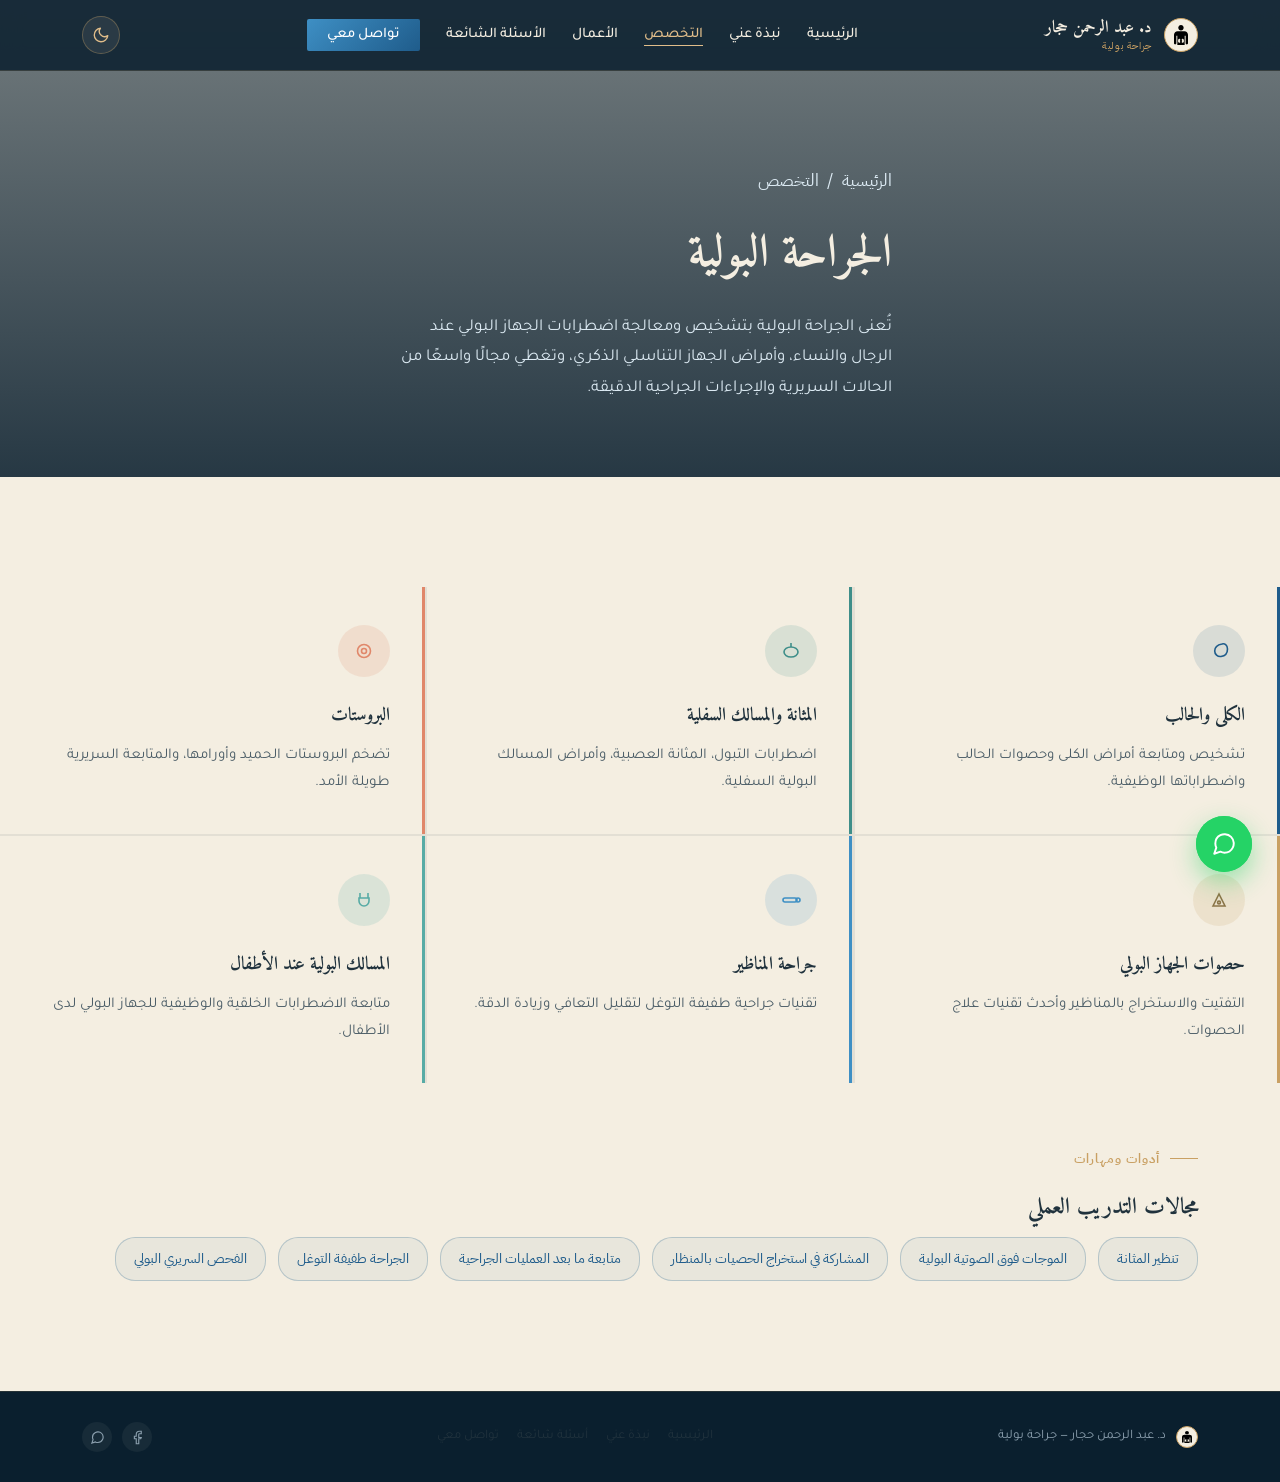
<file: specialty.html>
<!DOCTYPE html>
<html lang="ar" dir="rtl">
<head>
<meta charset="UTF-8">
<script>(function(){try{var t=localStorage.getItem('site-theme'); if(t==='light'){document.documentElement.setAttribute('data-theme','light');}}catch(e){}})();</script>
<meta name="viewport" content="width=device-width, initial-scale=1.0">
<title>التخصص | د. عبد الرحمن حجار</title>
<meta name="description" content="مجالات الجراحة البولية: الكلى والحالب، المثانة، البروستات، حصوات الجهاز البولي، جراحة المناظير">
<link rel="icon" type="image/svg+xml" href="images/logo.svg">
<link rel="preconnect" href="https://fonts.googleapis.com">
<link rel="preconnect" href="https://fonts.gstatic.com" crossorigin>
<link href="https://fonts.googleapis.com/css2?family=Amiri:wght@400;700&family=Tajawal:wght@300;400;500;700&family=IBM+Plex+Sans+Arabic:wght@400;500;600&family=IBM+Plex+Mono:wght@400;500&display=swap" rel="stylesheet">
<link rel="stylesheet" href="css/style.css">
</head>
<body>

<header class="site-header">
  <nav class="nav">
    <a href="index.html" class="nav__brand" aria-label="د. عبد الرحمن حجار — الصفحة الرئيسية">
      <span class="brand-icon">
        <img src="images/logo.svg" alt="" loading="eager">
      </span>
      <span class="nav__brand-text">د. عبد الرحمن حجار<span>جراحة بولية</span></span>
    </a>
    <ul class="nav__links" id="navLinks" data-open="false">
      <li><a href="index.html">الرئيسية</a></li>
      <li><a href="about.html">نبذة عني</a></li>
      <li><a href="specialty.html" class="is-current" aria-current="page">التخصص</a></li>
      <li><a href="works.html">الأعمال</a></li>
      <li><a href="faq.html">الأسئلة الشائعة</a></li>
      <li><a href="contact.html" class="nav__cta">تواصل معي</a></li>
    </ul>
    <button class="theme-toggle" id="themeToggle" aria-label="تبديل بين الوضع الداكن والفاتح" aria-pressed="false">
      <svg class="icon-moon" viewBox="0 0 24 24" fill="none" stroke="currentColor" stroke-width="1.8" stroke-linecap="round" stroke-linejoin="round"><path d="M21 12.79A9 9 0 1 1 11.21 3 7 7 0 0 0 21 12.79z"/></svg>
      <svg class="icon-sun" viewBox="0 0 24 24" fill="none" stroke="currentColor" stroke-width="1.8" stroke-linecap="round" stroke-linejoin="round"><circle cx="12" cy="12" r="4"/><path d="M12 2v2M12 20v2M4.93 4.93l1.41 1.41M17.66 17.66l1.41 1.41M2 12h2M20 12h2M4.93 19.07l1.41-1.41M17.66 6.34l1.41-1.41"/></svg>
    </button>
    <button class="nav__toggle" id="navToggle" aria-label="فتح قائمة التنقل" aria-expanded="false" aria-controls="navLinks">
      <svg viewBox="0 0 24 24" fill="none" stroke="currentColor" stroke-width="2" stroke-linecap="round"><path d="M3 6h18M3 12h18M3 18h18"/></svg>
    </button>
  </nav>
</header>

<main>

  <section class="page-banner page-banner--photo" style="background-image:url('https://images.unsplash.com/photo-1777269749032-d8d458ae594d?auto=format&amp;fit=crop&amp;w=1600&amp;q=70');">
    <div class="container">
      <p class="breadcrumb reveal"><a href="index.html">الرئيسية</a> / <span>التخصص</span></p>
      <h1 class="reveal">الجراحة البولية</h1>
      <p class="reveal">تُعنى الجراحة البولية بتشخيص ومعالجة اضطرابات الجهاز البولي عند الرجال والنساء، وأمراض الجهاز التناسلي الذكري، وتغطي مجالًا واسعًا من الحالات السريرية والإجراءات الجراحية الدقيقة.</p>
    </div>
  </section>

  <section class="section--light">
    <div class="specialty__grid stagger">
      <div class="specialty__card reveal tilt">
        <div class="specialty__icon-wrap"><svg viewBox="0 0 24 24" fill="none" stroke="currentColor" stroke-width="1.6"><path d="M15,5 C17.5,4 20.5,6 20.5,10 C20.5,14 18,17 14,17.5 C10.5,18 7.7,15 7.7,12 C7.7,9 9.5,6 15,5 Z"/></svg></div>
        <h3>الكلى والحالب</h3>
        <p>تشخيص ومتابعة أمراض الكلى وحصوات الحالب واضطراباتها الوظيفية.</p>
      </div>
      <div class="specialty__card reveal tilt">
        <div class="specialty__icon-wrap"><svg viewBox="0 0 24 24" fill="none" stroke="currentColor" stroke-width="1.6"><ellipse cx="12" cy="13" rx="7" ry="5"/><path d="M12,8 L12,4"/></svg></div>
        <h3>المثانة والمسالك السفلية</h3>
        <p>اضطرابات التبول، المثانة العصبية، وأمراض المسالك البولية السفلية.</p>
      </div>
      <div class="specialty__card reveal tilt">
        <div class="specialty__icon-wrap"><svg viewBox="0 0 24 24" fill="none" stroke="currentColor" stroke-width="1.6"><circle cx="12" cy="12" r="6.5"/><circle cx="12" cy="12" r="2.5"/></svg></div>
        <h3>البروستات</h3>
        <p>تضخم البروستات الحميد وأورامها، والمتابعة السريرية طويلة الأمد.</p>
      </div>
      <div class="specialty__card reveal tilt">
        <div class="specialty__icon-wrap"><svg viewBox="0 0 24 24" fill="none" stroke="currentColor" stroke-width="1.6"><path d="M6,18 L12,6 L18,18 Z"/><circle cx="12" cy="14.5" r="1.4"/></svg></div>
        <h3>حصوات الجهاز البولي</h3>
        <p>التفتيت والاستخراج بالمناظير وأحدث تقنيات علاج الحصوات.</p>
      </div>
      <div class="specialty__card reveal tilt">
        <div class="specialty__icon-wrap"><svg viewBox="0 0 24 24" fill="none" stroke="currentColor" stroke-width="1.6"><rect x="4" y="10" width="14" height="4" rx="2"/><circle cx="19" cy="12" r="2"/></svg></div>
        <h3>جراحة المناظير</h3>
        <p>تقنيات جراحية طفيفة التوغل لتقليل التعافي وزيادة الدقة.</p>
      </div>
      <div class="specialty__card reveal tilt">
        <div class="specialty__icon-wrap"><svg viewBox="0 0 24 24" fill="none" stroke="currentColor" stroke-width="1.6"><path d="M8,5 v5 M16,5 v5 M7,10 h10 v3 a5 5 0 0 1 -10 0 z"/></svg></div>
        <h3>المسالك البولية عند الأطفال</h3>
        <p>متابعة الاضطرابات الخلقية والوظيفية للجهاز البولي لدى الأطفال.</p>
      </div>
    </div>
    <div class="container" style="margin-top:64px;">
      <div class="reveal">
        <p class="eyebrow">أدوات ومهارات</p>
        <h2 style="font-size:1.4rem; margin-bottom:8px;">مجالات التدريب العملي</h2>
        <div class="tags">
          <span class="tag">تنظير المثانة</span>
          <span class="tag">الموجات فوق الصوتية البولية</span>
          <span class="tag">المشاركة في استخراج الحصيات بالمنظار</span>
          <span class="tag">متابعة ما بعد العمليات الجراحية</span>
          <span class="tag">الجراحة طفيفة التوغل</span>
          <span class="tag">الفحص السريري البولي</span>
        </div>
      </div>
    </div>
  </section>

</main>

<footer class="site-footer">
  <div class="container">
    <div class="site-footer__mark">
      <span class="brand-icon">
        <img src="images/logo.svg" alt="" loading="eager">
      </span>
      <span>د. عبد الرحمن حجار — جراحة بولية</span>
    </div>
    <div class="site-footer__links">
      <a href="index.html">الرئيسية</a>
      <a href="about.html">نبذة عني</a>
      <a href="faq.html">أسئلة شائعة</a>
      <a href="contact.html">تواصل معي</a>
    </div>
    <div class="site-footer__social">
      <a href="https://www.facebook.com/share/1D7tY7FUN4/" target="_blank" rel="noopener" aria-label="صفحة فيسبوك">
        <svg viewBox="0 0 24 24" fill="none" stroke="currentColor" stroke-width="1.8"><path d="M18 2h-3a5 5 0 0 0-5 5v3H7v4h3v8h4v-8h3.2L18 12h-4V7a1 1 0 0 1 1-1h3z"/></svg>
      </a>
      <a href="https://wa.me/963959145239" target="_blank" rel="noopener" aria-label="واتساب">
        <svg viewBox="0 0 24 24" fill="none" stroke="currentColor" stroke-width="1.8"><path d="M21 11.5a8.38 8.38 0 0 1-.9 3.8 8.5 8.5 0 0 1-7.6 4.7 8.38 8.38 0 0 1-3.8-.9L3 21l1.9-5.7a8.38 8.38 0 0 1-.9-3.8 8.5 8.5 0 0 1 4.7-7.6 8.38 8.38 0 0 1 3.8-.9h.5a8.48 8.48 0 0 1 8 8v.5z"/></svg>
      </a>
    </div>
  </div>
</footer>

<button class="to-top" id="toTop" aria-label="العودة إلى الأعلى">
  <svg viewBox="0 0 24 24" fill="none" stroke="currentColor" stroke-width="2" stroke-linecap="round"><path d="M12 19V5M5 12l7-7 7 7"/></svg>
</button>

<a class="wa-float" href="https://wa.me/963959145239" target="_blank" rel="noopener" aria-label="تواصل عبر واتساب">
  <span class="wa-float__ping" aria-hidden="true"></span>
  <svg viewBox="0 0 24 24" fill="none" stroke="currentColor" stroke-width="1.8" stroke-linecap="round" stroke-linejoin="round"><path d="M21 11.5a8.38 8.38 0 0 1-.9 3.8 8.5 8.5 0 0 1-7.6 4.7 8.38 8.38 0 0 1-3.8-.9L3 21l1.9-5.7a8.38 8.38 0 0 1-.9-3.8 8.5 8.5 0 0 1 4.7-7.6 8.38 8.38 0 0 1 3.8-.9h.5a8.48 8.48 0 0 1 8 8v.5z"/></svg>
</a>

<script src="js/script.js"></script>
</body>
</html>
</file>
<file: css/style.css>
/* =========================================================
   د. عبد الرحمن حجار — جراحة بولية
   ملف الأنماط الرئيسي (مشترك بين كل صفحات الموقع)
   يدعم وضعين: داكن (افتراضي) وفاتح عبر [data-theme="light"]
   ========================================================= */

@view-transition{ navigation: auto; }
::view-transition-old(root){ animation: vtFadeOut 0.45s ease forwards; }
::view-transition-new(root){ animation: vtFadeIn 0.45s ease forwards; }
@keyframes vtFadeOut{ to{ opacity:0; transform:translateY(-6px);} }
@keyframes vtFadeIn{ from{ opacity:0; transform:translateY(6px);} }

:root{
  /* accents — ثابتة في الوضعين */
  --sapphire:#1F5C8B;
  --sapphire-bright:#3E8FC4;
  --sapphire-soft:#DCEAF3;
  --gold:#C9A063;
  --gold-bright:#E0BD8A;
  --gold-dim:#8C7448;
  --teal:#3E8E89;
  --teal-bright:#57ABA5;
  --coral:#E0876A;
  --coral-bright:#EDA487;
  --whatsapp:#25D366;
  --whatsapp-dark:#1EBE57;
  --max-w:1180px;

  /* ---- أدوار قابلة للتبديل بين الوضع الداكن والفاتح ---- */
  --ink-900:#0A1F2E;        /* أعمق خلفية */
  --ink-800:#0E2A3D;        /* خلفية داكنة رئيسية (الهيرو، الأقسام الداكنة) */
  --ink-700:#153548;        /* بطاقات فوق الخلفية الداكنة */
  --ink-650:#1B4258;
  --bg-deep-rgb:10,31,46;   /* = ink-900 بصيغة RGB لاستخدامها مع alpha */

  --parchment:#F4EEE1;      /* خلفية القسم الفاتح / خلفية الصفحة */
  --parchment-dim:#E9E1CE;
  --card-hover:#FBF8F0;

  --text-alt:#F4EEE1;       /* لون النص فوق الخلفيات الداكنة */
  --text-alt-rgb:244,238,225;
  --slate:#8CA0AF;          /* نص خافت فوق الخلفيات الداكنة */

  --ink-text:#20323D;       /* نص أساسي فوق الخلفية الفاتحة (ثابت) */
  --text-muted-page:#4B5D67;/* نص خافت فوق الخلفية الفاتحة (ثابت) */

  --border-page:rgba(32,50,61,0.08);
  --header-alpha:0.86;
  --header-alpha-scrolled:0.95;
}

[data-theme="light"]{
  --ink-900:#E3EAF0;
  --ink-800:#ECE6D8;
  --ink-700:#FFFFFF;
  --ink-650:#F1EEE5;
  --bg-deep-rgb:227,234,240;

  --parchment:#FFFFFF;
  --parchment-dim:#F1EEE5;
  --card-hover:#F7F4EC;

  --text-alt:#20323D;
  --text-alt-rgb:32,50,61;
  --slate:#5A6C76;

  --border-page:rgba(32,50,61,0.10);
}
[data-theme="light"] .works__card,
[data-theme="light"] .work-card{border:1px solid rgba(32,50,61,0.08);}
[data-theme="light"] .specialty__grid,
[data-theme="light"] .teaser-grid{background:rgba(32,50,61,0.08);}

*{box-sizing:border-box;}
html{scroll-behavior:smooth;}
@media (prefers-reduced-motion:reduce){
  html{scroll-behavior:auto;}
  *{animation-duration:0.001ms !important; animation-iteration-count:1 !important; transition-duration:0.001ms !important; scroll-behavior:auto !important;}
}

body{
  margin:0;
  background:var(--parchment);
  color:var(--ink-text);
  font-family:'Tajawal',sans-serif;
  line-height:1.8;
  overflow-x:hidden;
  opacity:0;
  transition:background 0.35s ease, color 0.35s ease;
}
body.is-loaded{
  opacity:1;
  transition:opacity 0.5s ease, background 0.35s ease, color 0.35s ease;
}

h1,h2,h3,.font-display{
  font-family:'Amiri',serif;
  font-weight:700;
  color:inherit;
  margin:0;
}

.eyebrow{
  font-family:'IBM Plex Sans Arabic',sans-serif;
  font-size:0.8rem;
  font-weight:600;
  letter-spacing:0.08em;
  text-transform:uppercase;
  color:var(--gold);
  display:flex;
  align-items:center;
  gap:10px;
  margin-bottom:18px;
}
.eyebrow::before{
  content:"";
  width:28px;
  height:1px;
  background:var(--gold);
  display:inline-block;
}

a{color:inherit;text-decoration:none;}
img,svg{display:block;max-width:100%;}
.container{max-width:var(--max-w); margin:0 auto; padding:0 32px;}

.visually-hidden{
  position:absolute; width:1px; height:1px; overflow:hidden;
  clip:rect(0 0 0 0); white-space:nowrap;
}

a:focus-visible,
button:focus-visible{
  outline:2px solid var(--sapphire-bright);
  outline-offset:4px;
  border-radius:2px;
}

/* ---------- loader (home page only) ---------- */
.loader{
  position:fixed; inset:0; z-index:999;
  background:var(--ink-900);
  display:flex; align-items:center; justify-content:center;
  transition:opacity 0.5s ease, visibility 0.5s ease, background 0.35s ease;
}
@keyframes loaderIn{to{opacity:1; transform:scale(1);}}
.loader.is-hidden{opacity:0; visibility:hidden; pointer-events:none;}
@media (prefers-reduced-motion:reduce){ .loader{display:none;} }

/* ---------- header / nav ---------- */
.site-header{
  position:fixed;
  inset-inline:0;
  top:0;
  z-index:100;
  background:rgba(var(--bg-deep-rgb),var(--header-alpha));
  backdrop-filter:blur(10px);
  -webkit-backdrop-filter:blur(10px);
  border-bottom:1px solid rgba(201,160,99,0.18);
  transition:background 0.3s ease;
}
.site-header.is-scrolled{background:rgba(var(--bg-deep-rgb),var(--header-alpha-scrolled));}
.nav{
  display:flex;
  align-items:center;
  justify-content:space-between;
  padding:16px 32px;
  max-width:var(--max-w);
  margin:0 auto;
  gap:16px;
}
.brand-icon{
  width:34px; height:34px; border-radius:50%; flex-shrink:0; position:relative;
  background:var(--parchment); border:1.5px solid var(--gold);
  display:flex; align-items:center; justify-content:center; overflow:hidden;
}
.brand-icon img{width:64%; height:64%; object-fit:contain; display:block;}
.brand-icon.icon-missing img{display:none;}
.brand-icon.icon-missing::after{content:""; width:6px; height:6px; border-radius:50%; background:var(--gold); opacity:0.5;}
.nav__brand .brand-icon{width:34px; height:34px;}
.site-footer__mark .brand-icon{width:22px; height:22px; border-width:1px;}
.loader .brand-icon{width:70px; height:70px; border-width:2px; opacity:0; transform:scale(0.8); animation:loaderIn 0.7s ease forwards 0.1s;}

.nav__brand{
  display:flex;
  align-items:center;
  gap:12px;
  color:var(--text-alt);
}
.nav__brand-text{
  font-family:'Amiri',serif;
  font-size:1.05rem;
  font-weight:700;
  line-height:1.2;
  white-space:nowrap;
}
.nav__brand-text span{
  display:block;
  font-family:'IBM Plex Sans Arabic',sans-serif;
  font-size:0.65rem;
  font-weight:400;
  letter-spacing:0.06em;
  color:var(--gold);
  margin-top:2px;
}
.nav__links{
  display:flex;
  align-items:center;
  gap:26px;
  list-style:none;
  margin:0; padding:0;
}
.nav__links a{
  color:var(--text-alt);
  font-size:0.92rem;
  font-weight:500;
  position:relative;
  padding-bottom:4px;
}
.nav__links a::after{
  content:"";
  position:absolute;
  right:0; left:0; bottom:0;
  height:1px;
  background:var(--sapphire-bright);
  transform:scaleX(0);
  transform-origin:center;
  transition:transform 0.3s ease;
}
.nav__links a:hover::after,
.nav__links a:focus-visible::after{transform:scaleX(1);}
.nav__links a.is-current{color:var(--gold-bright);}
.nav__links a.is-current::after{transform:scaleX(1); background:var(--gold-bright);}
.nav__cta{
  background:linear-gradient(135deg,var(--sapphire-bright),var(--sapphire));
  padding:9px 20px !important;
  border-radius:2px;
  color:#fff !important;
}
.nav__cta::after{display:none;}
.nav__toggle{
  display:none;
  background:none;
  border:1px solid rgba(201,160,99,0.4);
  border-radius:6px;
  width:42px; height:38px;
  color:var(--text-alt);
  cursor:pointer;
  align-items:center;
  justify-content:center;
}
.nav__toggle svg{width:20px; height:20px;}

/* theme toggle button */
.theme-toggle{
  display:flex; align-items:center; justify-content:center;
  width:38px; height:38px; border-radius:50%; flex-shrink:0;
  background:rgba(var(--text-alt-rgb),0.08);
  border:1px solid rgba(201,160,99,0.35);
  color:var(--gold-bright);
  cursor:pointer;
  transition:background 0.25s ease, transform 0.25s ease;
}
.theme-toggle:hover{background:rgba(201,160,99,0.16); transform:translateY(-1px);}
.theme-toggle svg{width:18px; height:18px;}
.theme-toggle .icon-moon{display:block;}
.theme-toggle .icon-sun{display:none;}
[data-theme="light"] .theme-toggle .icon-moon{display:none;}
[data-theme="light"] .theme-toggle .icon-sun{display:block;}

@media (max-width:900px){
  .nav__links{
    position:fixed;
    top:70px;
    inset-inline:0;
    background:var(--ink-900);
    flex-direction:column;
    align-items:flex-start;
    gap:0;
    padding:8px 32px 24px;
    border-bottom:1px solid rgba(201,160,99,0.18);
    transform:translateY(-140%);
    opacity:0;
    transition:transform 0.35s ease, opacity 0.35s ease, background 0.35s ease;
    max-height:80vh;
    overflow-y:auto;
  }
  .nav__links[data-open="true"]{transform:translateY(0); opacity:1;}
  .nav__links li{width:100%; padding:14px 0; border-bottom:1px solid rgba(201,160,99,0.08);}
  .nav__cta{display:inline-block; margin-top:6px;}
  .nav__toggle{display:flex;}
}

/* ---------- section shells ---------- */
section{padding:110px 0; position:relative;}
@media (max-width:700px){section{padding:72px 0;}}
.section--dark{background:var(--ink-800); color:var(--text-alt); transition:background 0.35s ease, color 0.35s ease;}
.section--dark .eyebrow{color:var(--gold-bright);}
.section--deep{background:var(--ink-900); color:var(--text-alt); transition:background 0.35s ease, color 0.35s ease;}
.section--deep .eyebrow{color:var(--gold-bright);}

.section-head{max-width:640px; margin-bottom:60px;}
.section-head h2{font-size:clamp(1.9rem,3.2vw,2.6rem); line-height:1.3;}
.section-head p{
  margin-top:18px;
  font-size:1.05rem;
  color:var(--slate);
  max-width:52ch;
}
.section--light .section-head p{color:var(--text-muted-page);}

/* ---------- page banner (inner pages) ---------- */
.page-banner{
  min-height:46vh;
  display:flex;
  align-items:flex-end;
  padding-top:150px;
  padding-bottom:56px;
  background:linear-gradient(160deg, var(--ink-900) 0%, var(--ink-800) 100%);
  color:var(--text-alt);
  position:relative;
  overflow:hidden;
  isolation:isolate;
  transition:background 0.35s ease, color 0.35s ease;
}
.page-banner--photo{
  background-size:cover;
  background-position:center;
}
.page-banner--photo::before{
  content:"";
  position:absolute; inset:0; z-index:-1;
  background:linear-gradient(180deg, rgba(10,31,46,0.55) 0%, rgba(10,31,46,0.88) 100%);
}
.page-banner__medallion{
  position:absolute;
  inset-inline-end:-60px;
  top:50%;
  transform:translateY(-50%);
  width:340px;
  opacity:0.16;
  z-index:-1;
}
.page-banner--photo .page-banner__medallion{display:none;}
.breadcrumb{
  font-family:'IBM Plex Sans Arabic',sans-serif;
  font-size:0.82rem;
  color:var(--slate);
  display:flex;
  gap:8px;
  margin-bottom:18px;
}
.breadcrumb a:hover{color:var(--gold-bright);}
.page-banner h1{font-size:clamp(2rem,3.6vw,3rem);}
.page-banner p{margin-top:16px; color:var(--slate); max-width:56ch; font-size:1.05rem;}
.page-banner--photo p{color:var(--sapphire-soft);}

/* ---------- reveal-on-scroll ---------- */
.reveal{opacity:0; transform:translateY(24px); transition:opacity 0.7s ease, transform 0.7s ease;}
.reveal.is-visible{opacity:1; transform:translateY(0);}
.stagger .reveal:nth-child(1){transition-delay:0.05s;}
.stagger .reveal:nth-child(2){transition-delay:0.16s;}
.stagger .reveal:nth-child(3){transition-delay:0.27s;}
.stagger .reveal:nth-child(4){transition-delay:0.38s;}
.stagger .reveal:nth-child(5){transition-delay:0.49s;}
.stagger .reveal:nth-child(6){transition-delay:0.6s;}
.stagger .reveal:nth-child(7){transition-delay:0.71s;}
.stagger .reveal:nth-child(8){transition-delay:0.82s;}

/* ---------- medallion (signature motif) ---------- */
.medallion{overflow:visible;}
.medallion .draw-path{
  fill:none;
  stroke:var(--gold);
  stroke-linecap:round;
  stroke-linejoin:round;
}
.medallion .tick{stroke:var(--gold); opacity:0.35;}

/* ---------- tilt cards ---------- */
.tilt{transition:transform 0.25s ease, box-shadow 0.25s ease; will-change:transform; transform-style:preserve-3d;}

/* ---------- hero (home only) ---------- */
.hero{
  min-height:100vh;
  display:flex;
  align-items:center;
  padding-top:88px;
  background:linear-gradient(180deg, var(--ink-900) 0%, var(--ink-800) 60%, var(--ink-800) 100%);
  color:var(--text-alt);
  overflow:hidden;
  isolation:isolate;
  transition:background 0.35s ease, color 0.35s ease;
}
.hero__blobs{position:absolute; inset:0; z-index:-1; overflow:hidden;}
.hero__blob{position:absolute; border-radius:50%; filter:blur(70px); opacity:0.28;}
.hero__blob--a{width:420px; height:420px; background:var(--sapphire-bright); top:-8%; left:6%; animation:driftA 22s ease-in-out infinite;}
.hero__blob--b{width:360px; height:360px; background:var(--teal); bottom:-12%; left:22%; animation:driftB 26s ease-in-out infinite;}
.hero__blob--c{width:300px; height:300px; background:var(--coral); top:18%; right:8%; animation:driftC 19s ease-in-out infinite;}
@keyframes driftA{0%,100%{transform:translate(0,0) scale(1);} 50%{transform:translate(40px,50px) scale(1.12);}}
@keyframes driftB{0%,100%{transform:translate(0,0) scale(1);} 50%{transform:translate(-30px,-40px) scale(1.08);}}
@keyframes driftC{0%,100%{transform:translate(0,0) scale(1);} 50%{transform:translate(-40px,30px) scale(0.92);}}
@media (prefers-reduced-motion:reduce){ .hero__blob{animation:none;} }
.hero__spotlight{
  position:absolute; inset:0; z-index:-1; pointer-events:none;
  background:radial-gradient(420px circle at var(--mx,50%) var(--my,30%), rgba(62,143,196,0.14), transparent 65%);
}
.hero .container{
  display:grid;
  grid-template-columns:0.85fr 1.15fr;
  align-items:center;
  gap:40px;
}
.hero__portrait-wrap{display:flex; justify-content:center; position:relative; transition:transform 0.15s ease-out;}
.hero__portrait{
  position:relative; width:min(360px,80vw); aspect-ratio:4/5; border-radius:6px; overflow:hidden;
  border:1px solid rgba(201,160,99,0.35);
  box-shadow:0 30px 70px rgba(0,0,0,0.4), 0 0 0 8px rgba(201,160,99,0.06);
}
.hero__portrait img{width:100%; height:100%; object-fit:cover; display:block;}
.hero__portrait::after{
  content:""; position:absolute; inset:0;
  background:linear-gradient(200deg, rgba(10,31,46,0.05) 30%, rgba(10,31,46,0.55) 100%);
}
.hero__portrait-badge{
  position:absolute; bottom:-22px; inset-inline-start:-22px; width:74px; height:74px;
  filter:drop-shadow(0 8px 18px rgba(0,0,0,0.35));
}
.hero__content{text-align:right;}
.hero__name{font-size:clamp(2.3rem,4.6vw,3.6rem); line-height:1.25; margin-bottom:14px;}
.hero__role{font-family:'IBM Plex Sans Arabic',sans-serif; font-size:clamp(1rem,1.6vw,1.2rem); font-weight:500; color:var(--sapphire-bright); margin-bottom:26px;}
.hero__tagline{font-size:1.08rem; color:var(--slate); max-width:46ch; margin-inline-start:auto; margin-bottom:38px;}
.hero__ctas{display:flex; gap:16px; justify-content:flex-end; flex-wrap:wrap; margin-bottom:56px;}
.btn{
  display:inline-flex; align-items:center; gap:10px; padding:14px 30px; border-radius:2px;
  font-family:'IBM Plex Sans Arabic',sans-serif; font-size:0.92rem; font-weight:500;
  border:1px solid transparent; cursor:pointer;
  transition:transform 0.25s ease, background 0.25s ease, border-color 0.25s ease, color 0.25s ease, box-shadow 0.25s ease;
}
.btn--primary{background:linear-gradient(135deg,var(--sapphire-bright),var(--sapphire)); color:#fff;}
.btn--primary:hover{transform:translateY(-2px); box-shadow:0 10px 26px rgba(31,92,139,0.35);}
.btn--ghost{border-color:rgba(var(--text-alt-rgb),0.35); color:var(--text-alt);}
.btn--ghost:hover{border-color:var(--gold); color:var(--gold-bright); transform:translateY(-2px);}
.btn--whatsapp{background:linear-gradient(135deg,var(--whatsapp),var(--whatsapp-dark)); color:#fff;}
.btn--whatsapp:hover{transform:translateY(-2px); box-shadow:0 10px 26px rgba(37,211,102,0.35);}
.btn--block{width:100%; justify-content:center;}

.hero__stats{display:flex; justify-content:flex-end; gap:44px; flex-wrap:wrap; border-top:1px solid rgba(var(--text-alt-rgb),0.14); padding-top:28px;}
.hero__stat{text-align:center;}
.hero__stat b{display:block; font-family:'IBM Plex Mono',monospace; font-size:1.4rem; color:var(--gold-bright);}
.hero__stat span{font-family:'IBM Plex Sans Arabic',sans-serif; font-size:0.78rem; color:var(--slate);}

.scroll-cue{
  position:absolute; bottom:28px; inset-inline-start:50%; transform:translateX(50%);
  display:flex; flex-direction:column; align-items:center; gap:8px;
  color:var(--slate); font-size:0.75rem; font-family:'IBM Plex Sans Arabic',sans-serif;
}
.scroll-cue svg{width:14px; height:20px; animation:bob 2.2s ease-in-out infinite;}
@keyframes bob{0%,100%{transform:translateY(0);} 50%{transform:translateY(6px);}}

@media (max-width:860px){
  .hero .container{grid-template-columns:1fr; text-align:center;}
  .hero__content{text-align:center;}
  .hero__tagline{margin-inline:auto;}
  .hero__ctas{justify-content:center;}
  .hero__stats{justify-content:center;}
  .hero__portrait{width:240px;}
  .hero__portrait-badge{width:56px; height:56px; bottom:-14px; inset-inline-start:-14px;}
}

/* ---------- teaser grid (home -> inner pages) ---------- */
.teaser-grid{display:grid; grid-template-columns:repeat(4,1fr); gap:2px; background:rgba(32,50,61,0.08);}
.teaser-card{
  background:var(--parchment); padding:38px 30px; transition:background 0.3s ease, transform 0.3s ease, box-shadow 0.3s ease;
  border-inline-start:3px solid transparent; display:flex; flex-direction:column;
}
.teaser-card:hover{background:var(--card-hover); z-index:2; box-shadow:0 18px 34px rgba(20,35,45,0.1);}
.teaser-card:nth-child(1){border-inline-start-color:var(--sapphire);}
.teaser-card:nth-child(2){border-inline-start-color:var(--teal);}
.teaser-card:nth-child(3){border-inline-start-color:var(--coral);}
.teaser-card:nth-child(4){border-inline-start-color:var(--gold);}
.teaser-card__icon{width:46px; height:46px; border-radius:50%; display:flex; align-items:center; justify-content:center; margin-bottom:20px;}
.teaser-card__icon svg{width:22px; height:22px;}
.teaser-card:nth-child(1) .teaser-card__icon{background:rgba(31,92,139,0.12); color:var(--sapphire);}
.teaser-card:nth-child(2) .teaser-card__icon{background:rgba(62,142,137,0.14); color:var(--teal);}
.teaser-card:nth-child(3) .teaser-card__icon{background:rgba(224,135,106,0.16); color:var(--coral);}
.teaser-card:nth-child(4) .teaser-card__icon{background:rgba(201,160,99,0.16); color:var(--gold-dim);}
.teaser-card h3{font-size:1.1rem; margin-bottom:10px;}
.teaser-card p{font-size:0.92rem; color:var(--text-muted-page); margin:0 0 18px; flex-grow:1;}
.teaser-card__link{font-size:0.85rem; font-weight:600; color:var(--sapphire); display:inline-flex; align-items:center; gap:6px;}
.teaser-card__link svg{width:14px; height:14px; transition:transform 0.25s ease;}
.teaser-card:hover .teaser-card__link svg{transform:translateX(-4px);}
@media (max-width:900px){.teaser-grid{grid-template-columns:repeat(2,1fr);}}
@media (max-width:560px){.teaser-grid{grid-template-columns:1fr;}}

/* ---------- cta band ---------- */
.cta-band{
  background:linear-gradient(135deg,var(--sapphire),var(--ink-800));
  color:#fff; text-align:center; padding:90px 0;
}
.cta-band h2{font-size:clamp(1.6rem,3vw,2.2rem); margin-bottom:18px;}
.cta-band p{color:var(--sapphire-soft); max-width:52ch; margin:0 auto 32px;}
.cta-band .hero__ctas{justify-content:center;}

/* ---------- badge (about) ---------- */
.badge-live{
  display:inline-flex; align-items:center; gap:8px; font-family:'IBM Plex Sans Arabic',sans-serif;
  font-size:0.78rem; color:var(--teal); border:1px solid rgba(62,142,137,0.35);
  padding:6px 14px; border-radius:20px; margin-bottom:24px;
}
.badge-live i{width:8px; height:8px; border-radius:50%; background:var(--teal); animation:pulseDot 1.8s ease-in-out infinite;}
@keyframes pulseDot{0%,100%{opacity:1; box-shadow:0 0 0 0 rgba(62,142,137,0.5);} 50%{opacity:0.6; box-shadow:0 0 0 5px rgba(62,142,137,0);}}
@media (prefers-reduced-motion:reduce){.badge-live i{animation:none;}}

/* ---------- about ---------- */
.about__grid{display:grid; grid-template-columns:1.3fr 0.9fr; gap:72px; align-items:start;}
.about__text p{margin:0 0 22px; font-size:1.05rem; color:var(--text-muted-page);}
.about__quote{
  background:var(--ink-800); color:var(--text-alt); padding:40px 34px;
  border-inline-start:3px solid var(--gold); position:relative;
  transition:background 0.35s ease, color 0.35s ease;
}
.about__quote::before{
  content:"\201D"; font-family:'Amiri',serif; font-size:4rem; color:var(--gold-dim);
  position:absolute; top:-6px; inset-inline-end:24px; line-height:1;
}
.about__quote p{font-family:'Amiri',serif; font-size:1.25rem; line-height:1.7; position:relative; z-index:1;}
.about__quote span{display:block; margin-top:18px; font-family:'IBM Plex Sans Arabic',sans-serif; font-size:0.8rem; color:var(--gold-bright);}
@media (max-width:860px){.about__grid{grid-template-columns:1fr;}}

/* ---------- philosophy (pillars) ---------- */
.pillars{display:grid; grid-template-columns:repeat(3,1fr); gap:28px;}
.pillar{background:var(--parchment); border:1px solid var(--border-page); padding:36px 30px;}
.pillar__icon-wrap{width:56px; height:56px; border-radius:50%; display:flex; align-items:center; justify-content:center; margin-bottom:22px;}
.pillar__icon-wrap svg{width:26px; height:26px;}
.pillar:nth-child(1) .pillar__icon-wrap{background:rgba(31,92,139,0.12); color:var(--sapphire);}
.pillar:nth-child(2) .pillar__icon-wrap{background:rgba(62,142,137,0.14); color:var(--teal);}
.pillar:nth-child(3) .pillar__icon-wrap{background:rgba(224,135,106,0.16); color:var(--coral);}
.pillar h3{font-size:1.15rem; margin-bottom:10px;}
.pillar p{font-size:0.95rem; color:var(--text-muted-page); margin:0;}
@media (max-width:860px){.pillars{grid-template-columns:1fr;}}

/* ---------- timeline ---------- */
.timeline{position:relative; margin-inline-start:6px;}
.timeline__line{
  position:absolute; top:6px; inset-inline-start:9px; width:1px; height:0;
  background:linear-gradient(var(--sapphire-bright),rgba(201,160,99,0.1));
  transition:height 1.4s cubic-bezier(0.65,0,0.35,1);
}
.timeline.in-view .timeline__line{height:calc(100% - 12px);}
.timeline__item{position:relative; padding-inline-start:44px; padding-bottom:52px;}
.timeline__item:last-child{padding-bottom:0;}
.timeline__item::before{
  content:""; position:absolute; inset-inline-start:0; top:4px; width:19px; height:19px;
  border-radius:50%; background:var(--parchment); border:2px solid var(--sapphire); z-index:1;
}
.timeline__item[data-current="true"]::before{background:var(--gold); border-color:var(--gold); box-shadow:0 0 0 5px rgba(201,160,99,0.16);}
.timeline__year{font-family:'IBM Plex Mono',monospace; font-size:0.85rem; color:var(--sapphire-bright); letter-spacing:0.04em;}
.timeline__label{font-family:'Amiri',serif; font-size:1.3rem; font-weight:700; margin:6px 0 8px; color:var(--text-alt);}
.timeline__desc{color:var(--slate); font-size:0.98rem; max-width:52ch;}

/* ---------- specialty grid ---------- */
.specialty__grid{display:grid; grid-template-columns:repeat(3,1fr); gap:2px; background:rgba(32,50,61,0.08);}
.specialty__card{background:var(--parchment); padding:38px 32px; transition:background 0.3s ease, transform 0.3s ease, box-shadow 0.3s ease; border-inline-start:3px solid transparent;}
.specialty__card:hover{background:var(--card-hover); z-index:2; box-shadow:0 18px 34px rgba(20,35,45,0.1);}
.specialty__icon-wrap{width:52px; height:52px; border-radius:50%; display:flex; align-items:center; justify-content:center; margin-bottom:22px;}
.specialty__icon-wrap svg{width:24px; height:24px;}
.specialty__card:nth-child(6n+1){border-inline-start-color:var(--sapphire);}
.specialty__card:nth-child(6n+1) .specialty__icon-wrap{background:rgba(31,92,139,0.12); color:var(--sapphire);}
.specialty__card:nth-child(6n+2){border-inline-start-color:var(--teal);}
.specialty__card:nth-child(6n+2) .specialty__icon-wrap{background:rgba(62,142,137,0.14); color:var(--teal);}
.specialty__card:nth-child(6n+3){border-inline-start-color:var(--coral);}
.specialty__card:nth-child(6n+3) .specialty__icon-wrap{background:rgba(224,135,106,0.16); color:var(--coral);}
.specialty__card:nth-child(6n+4){border-inline-start-color:var(--gold);}
.specialty__card:nth-child(6n+4) .specialty__icon-wrap{background:rgba(201,160,99,0.16); color:var(--gold-dim);}
.specialty__card:nth-child(6n+5){border-inline-start-color:var(--sapphire-bright);}
.specialty__card:nth-child(6n+5) .specialty__icon-wrap{background:rgba(62,143,196,0.14); color:var(--sapphire-bright);}
.specialty__card:nth-child(6n+6){border-inline-start-color:var(--teal-bright);}
.specialty__card:nth-child(6n+6) .specialty__icon-wrap{background:rgba(87,171,165,0.16); color:var(--teal-bright);}
.specialty__card h3{font-size:1.15rem; margin-bottom:10px;}
.specialty__card p{font-size:0.94rem; color:var(--text-muted-page); margin:0;}
@media (max-width:860px){.specialty__grid{grid-template-columns:repeat(2,1fr);}}
@media (max-width:560px){.specialty__grid{grid-template-columns:1fr;}}

/* ---------- skill tags ---------- */
.tags{display:flex; flex-wrap:wrap; gap:12px; margin-top:8px;}
.tag{
  font-family:'IBM Plex Sans Arabic',sans-serif; font-size:0.85rem; padding:9px 18px; border-radius:20px;
  border:1px solid rgba(31,92,139,0.25); color:var(--sapphire); background:rgba(31,92,139,0.05);
  transition:transform 0.25s ease, background 0.25s ease;
}
.tag:hover{background:rgba(31,92,139,0.12); transform:translateY(-2px);}

/* ---------- works: procedure gallery ---------- */
.work-grid{display:grid; grid-template-columns:repeat(4,1fr); gap:26px;}
.work-card{background:var(--ink-700); overflow:hidden; border-radius:2px; transition:background 0.35s ease;}
.work-card__media{position:relative; aspect-ratio:4/3; background:linear-gradient(135deg,var(--ink-650),var(--ink-800)); overflow:hidden;}
.work-card__media img{width:100%; height:100%; object-fit:cover; transition:transform 0.6s ease;}
.work-card:hover .work-card__media img{transform:scale(1.08);}
.work-card__placeholder{
  display:none; position:absolute; inset:0; flex-direction:column; align-items:center; justify-content:center; gap:10px;
  color:var(--gold-dim); text-align:center; padding:16px;
}
.work-card__media.img-missing .work-card__placeholder{display:flex;}
.work-card__placeholder svg{width:34px; height:34px;}
.work-card__placeholder span{font-size:0.75rem; font-family:'IBM Plex Sans Arabic',sans-serif; color:var(--slate);}
.work-card__body{padding:22px 20px;}
.work-card__body h3{font-size:1.05rem; color:var(--text-alt); margin-bottom:8px;}
.work-card__body p{font-size:0.86rem; color:var(--slate); margin:0;}
@media (max-width:980px){.work-grid{grid-template-columns:repeat(2,1fr);}}
@media (max-width:560px){.work-grid{grid-template-columns:1fr;}}

/* ---------- works: academic activity ---------- */
.works__grid{display:grid; grid-template-columns:repeat(3,1fr); gap:28px;}
.works__card{background:var(--ink-700); border-top:2px solid var(--gold); padding:34px 28px; transition:background 0.35s ease;}
.works__card .eyebrow{margin-bottom:22px;}
.works__card h3{font-size:1.15rem; margin-bottom:12px; color:var(--text-alt);}
.works__card p{font-size:0.94rem; color:var(--slate); margin:0;}
@media (max-width:860px){.works__grid{grid-template-columns:1fr;}}

/* ---------- FAQ ---------- */
.faq{max-width:820px;}
.faq__item{border-bottom:1px solid rgba(var(--text-alt-rgb),0.14);}
.faq__q{
  width:100%; display:flex; align-items:center; justify-content:space-between; gap:16px;
  background:none; border:none; color:var(--text-alt); font-family:'Amiri',serif; font-size:1.1rem;
  font-weight:700; text-align:right; padding:24px 4px; cursor:pointer;
}
.faq__q svg{width:18px; height:18px; color:var(--sapphire-bright); flex-shrink:0; transition:transform 0.3s ease;}
.faq__item[data-open="true"] .faq__q svg{transform:rotate(45deg);}
.faq__a-wrap{display:grid; grid-template-rows:0fr; transition:grid-template-rows 0.4s ease;}
.faq__item[data-open="true"] .faq__a-wrap{grid-template-rows:1fr;}
.faq__a-inner{overflow:hidden;}
.faq__a{color:var(--slate); font-size:0.98rem; padding-bottom:24px; max-width:65ch;}
.faq__note{margin-top:32px; font-size:0.82rem; color:var(--gold-dim); border:1px dashed rgba(201,160,99,0.35); padding:14px 16px; max-width:65ch;}

/* ---------- contact ---------- */
.contact{background:var(--ink-900); color:var(--text-alt); transition:background 0.35s ease, color 0.35s ease;}
.contact__grid{display:grid; grid-template-columns:1fr 1fr; gap:64px;}
.contact__intro p{color:var(--slate); font-size:1.05rem; max-width:44ch;}
.contact__note{margin-top:20px; font-size:0.8rem; color:var(--gold-dim); border:1px dashed rgba(201,160,99,0.4); padding:14px 16px;}
.contact__free{
  display:flex; align-items:flex-start; gap:12px; margin-top:22px; padding:16px 18px;
  background:rgba(37,211,102,0.08); border:1px solid rgba(37,211,102,0.3); border-radius:4px;
}
.contact__free svg{width:20px; height:20px; color:var(--whatsapp); flex-shrink:0; margin-top:2px;}
.contact__free p{margin:0; font-size:0.88rem; color:var(--slate);}
.contact__free strong{color:var(--text-alt);}

.contact__list{list-style:none; margin:28px 0 0; padding:0; display:flex; flex-direction:column; gap:22px;}
.contact__list a,
.contact__list .contact__static{
  display:flex; align-items:center; gap:16px; font-family:'IBM Plex Sans Arabic',sans-serif; font-size:0.98rem;
  padding-bottom:16px; border-bottom:1px solid rgba(var(--text-alt-rgb),0.12);
  transition:color 0.25s ease, border-color 0.25s ease, transform 0.25s ease;
}
.contact__list a:hover{color:var(--sapphire-bright); border-color:var(--sapphire-bright); transform:translateX(-4px);}
.contact__list svg{width:20px; height:20px; flex-shrink:0; color:var(--gold);}

/* contact form */
.contact-form{display:flex; flex-direction:column; gap:18px;}
.form-field{display:flex; flex-direction:column; gap:8px;}
.form-field label{font-size:0.85rem; font-family:'IBM Plex Sans Arabic',sans-serif; color:var(--slate);}
.form-field input,
.form-field textarea,
.form-field select{
  font-family:'Tajawal',sans-serif; font-size:0.98rem; color:var(--text-alt);
  background:rgba(var(--text-alt-rgb),0.05);
  border:1px solid rgba(var(--text-alt-rgb),0.18);
  border-radius:4px; padding:13px 16px; resize:vertical;
  transition:border-color 0.25s ease, background 0.25s ease;
}
.form-field input::placeholder,
.form-field textarea::placeholder{color:var(--slate); opacity:0.7;}
.form-field input:focus,
.form-field textarea:focus,
.form-field select:focus{
  outline:none; border-color:var(--sapphire-bright); background:rgba(var(--text-alt-rgb),0.08);
}
.form-radio-group{display:flex; gap:20px; flex-wrap:wrap;}
.form-radio{display:flex; align-items:center; gap:8px; font-size:0.9rem; color:var(--slate); cursor:pointer;}
.form-radio input{accent-color:var(--whatsapp); width:16px; height:16px;}
.form-note{font-size:0.78rem; color:var(--slate); margin-top:-6px;}

@media (max-width:860px){
  .contact__grid{grid-template-columns:1fr;}
}

/* ---------- map ---------- */
.map-embed{
  margin-top:56px; border-radius:4px; overflow:hidden; border:1px solid rgba(var(--text-alt-rgb),0.14);
  aspect-ratio:16/7; position:relative;
}
.map-embed iframe{width:100%; height:100%; border:0; display:block; filter:grayscale(0.15) contrast(1.05);}
.map-embed__label{
  position:absolute; top:14px; inset-inline-start:14px; background:rgba(10,31,46,0.82);
  color:var(--parchment); font-size:0.8rem; padding:8px 14px; border-radius:20px;
  display:flex; align-items:center; gap:8px; backdrop-filter:blur(4px);
}
.map-embed__label svg{width:14px; height:14px; color:var(--gold);}
@media (max-width:700px){.map-embed{aspect-ratio:4/5;}}

/* ---------- footer ---------- */
.site-footer{background:var(--ink-900); border-top:1px solid rgba(201,160,99,0.14); padding:30px 0; transition:background 0.35s ease;}
.site-footer .container{display:flex; align-items:center; justify-content:space-between; gap:16px; flex-wrap:wrap;}
.site-footer__mark{display:flex; align-items:center; gap:10px; color:var(--slate); font-size:0.82rem;}
.site-footer__mark svg{width:22px; height:22px;}
.site-footer__links{display:flex; gap:18px; font-size:0.82rem; align-items:center;}
.site-footer__links a:hover{color:var(--gold-bright);}
.site-footer__social{display:flex; gap:10px;}
.site-footer__social a{
  width:30px; height:30px; border-radius:50%; display:flex; align-items:center; justify-content:center;
  background:rgba(var(--text-alt-rgb),0.06); color:var(--slate); transition:background 0.25s ease, color 0.25s ease;
}
.site-footer__social a:hover{background:var(--sapphire); color:#fff;}
.site-footer__social svg{width:15px; height:15px;}

/* ---------- back to top ---------- */
.to-top{
  position:fixed; bottom:28px; inset-inline-end:28px; width:46px; height:46px; border-radius:50%;
  background:linear-gradient(135deg,var(--sapphire-bright),var(--sapphire)); color:#fff; border:none;
  display:flex; align-items:center; justify-content:center; cursor:pointer;
  opacity:0; visibility:hidden; transform:translateY(10px);
  transition:opacity 0.3s ease, transform 0.3s ease, visibility 0.3s ease;
  z-index:60; box-shadow:0 10px 24px rgba(0,0,0,0.25);
}
.to-top.is-visible{opacity:1; visibility:visible; transform:translateY(0);}
.to-top svg{width:18px; height:18px;}

/* ---------- whatsapp floating button ---------- */
.wa-float{
  position:fixed; bottom:28px; inset-inline-start:28px; z-index:60;
  width:56px; height:56px; border-radius:50%;
  background:var(--whatsapp); color:#fff;
  display:flex; align-items:center; justify-content:center;
  box-shadow:0 10px 26px rgba(37,211,102,0.45);
  transition:transform 0.25s ease, box-shadow 0.25s ease;
}
.wa-float:hover{transform:translateY(-3px) scale(1.04); box-shadow:0 14px 32px rgba(37,211,102,0.55);}
.wa-float svg{width:26px; height:26px;}
.wa-float__ping{
  position:absolute; inset:0; border-radius:50%; background:var(--whatsapp);
  animation:waPing 2.4s ease-out infinite; z-index:-1;
}
@keyframes waPing{0%{transform:scale(1); opacity:0.55;} 100%{transform:scale(1.7); opacity:0;}}
@media (prefers-reduced-motion:reduce){.wa-float__ping{animation:none; display:none;}}
@media (max-width:600px){
  .wa-float{width:50px; height:50px; bottom:20px; inset-inline-start:20px;}
  .wa-float svg{width:23px; height:23px;}
  .to-top{width:42px; height:42px; bottom:20px; inset-inline-end:20px;}
}
</file>
